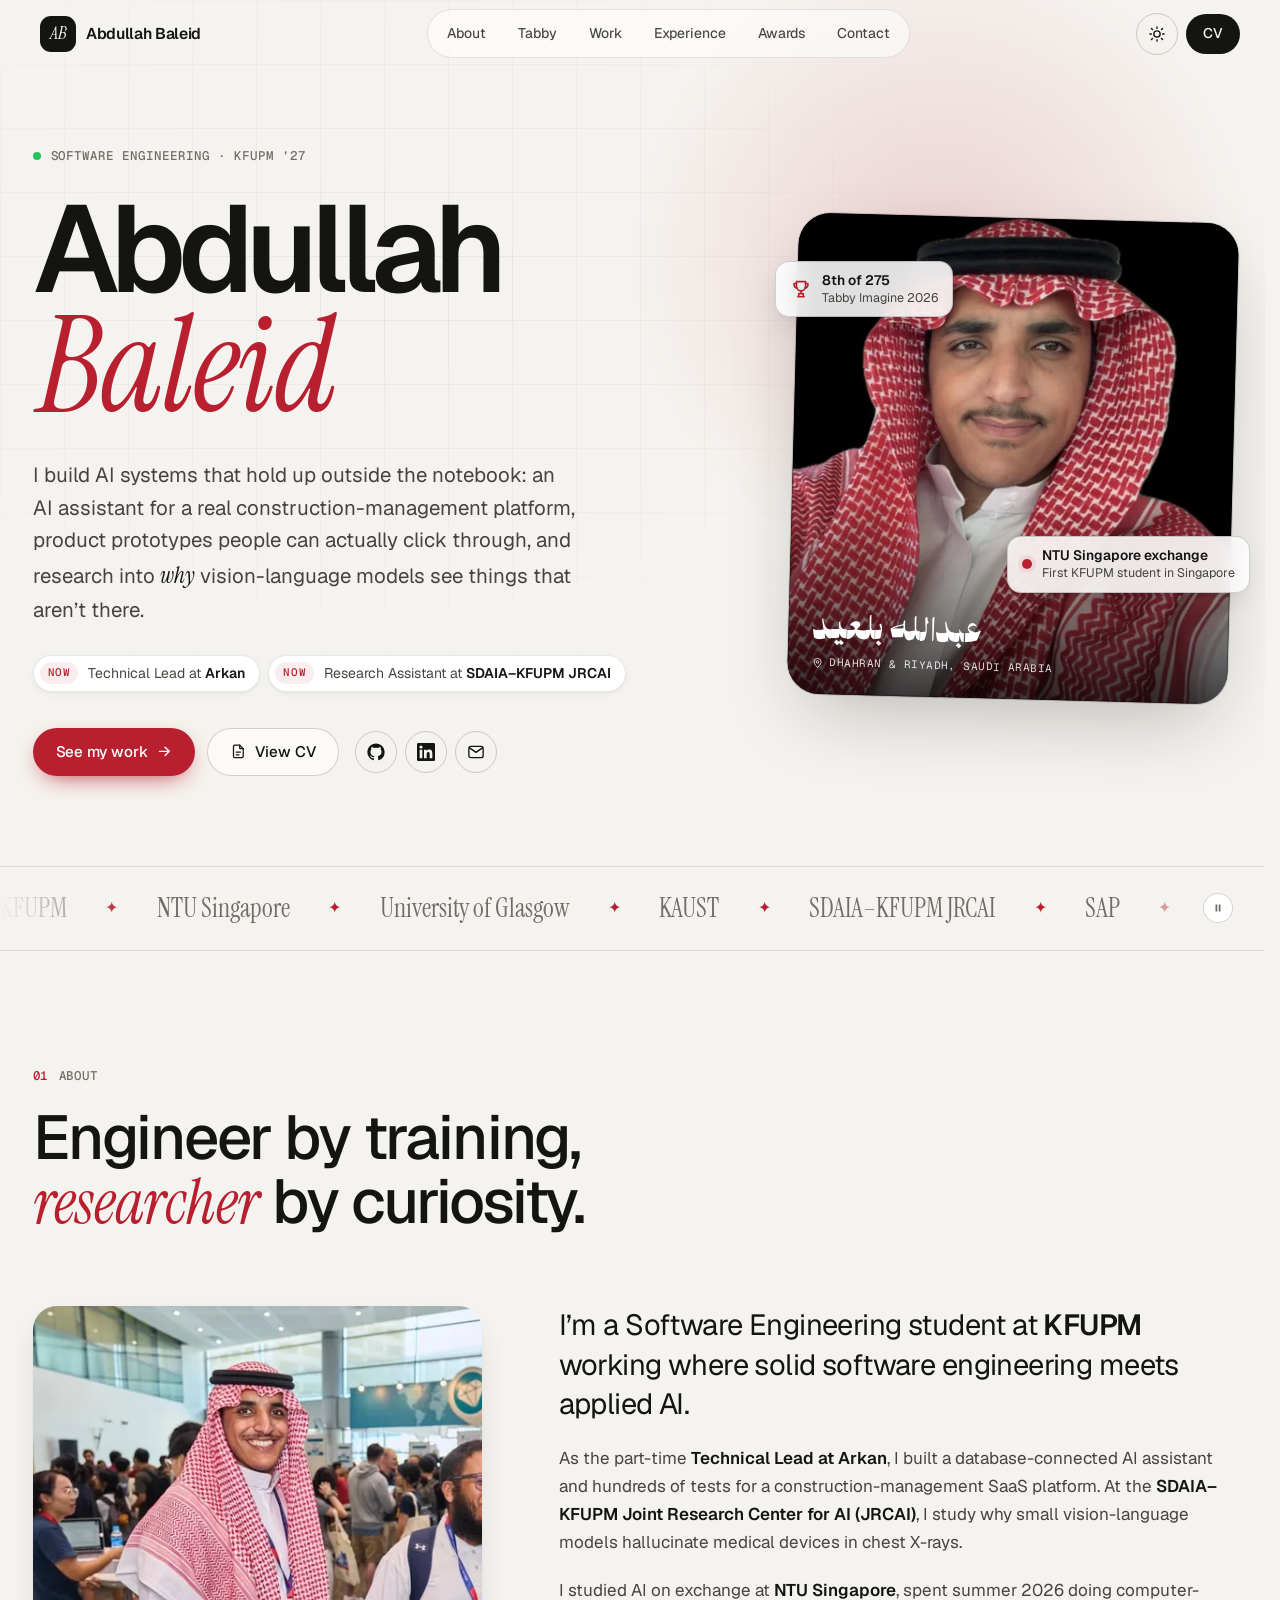
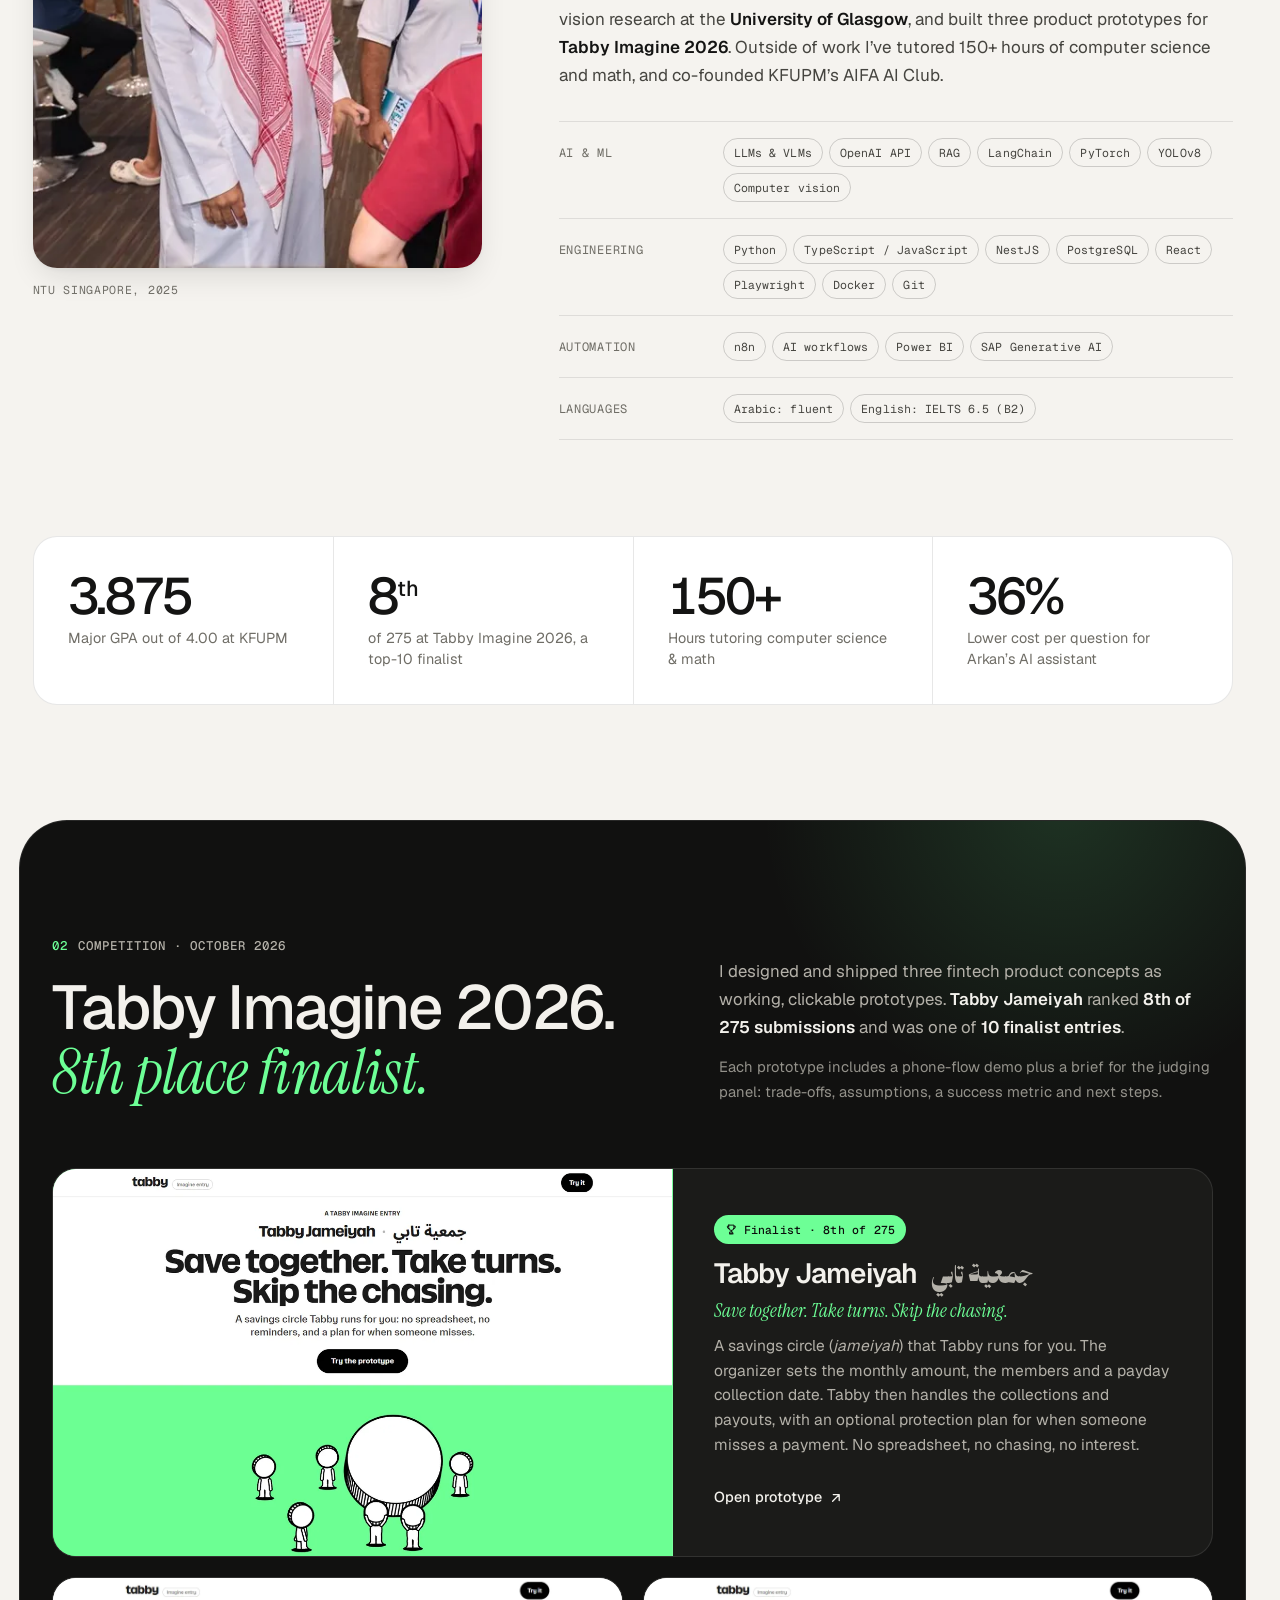
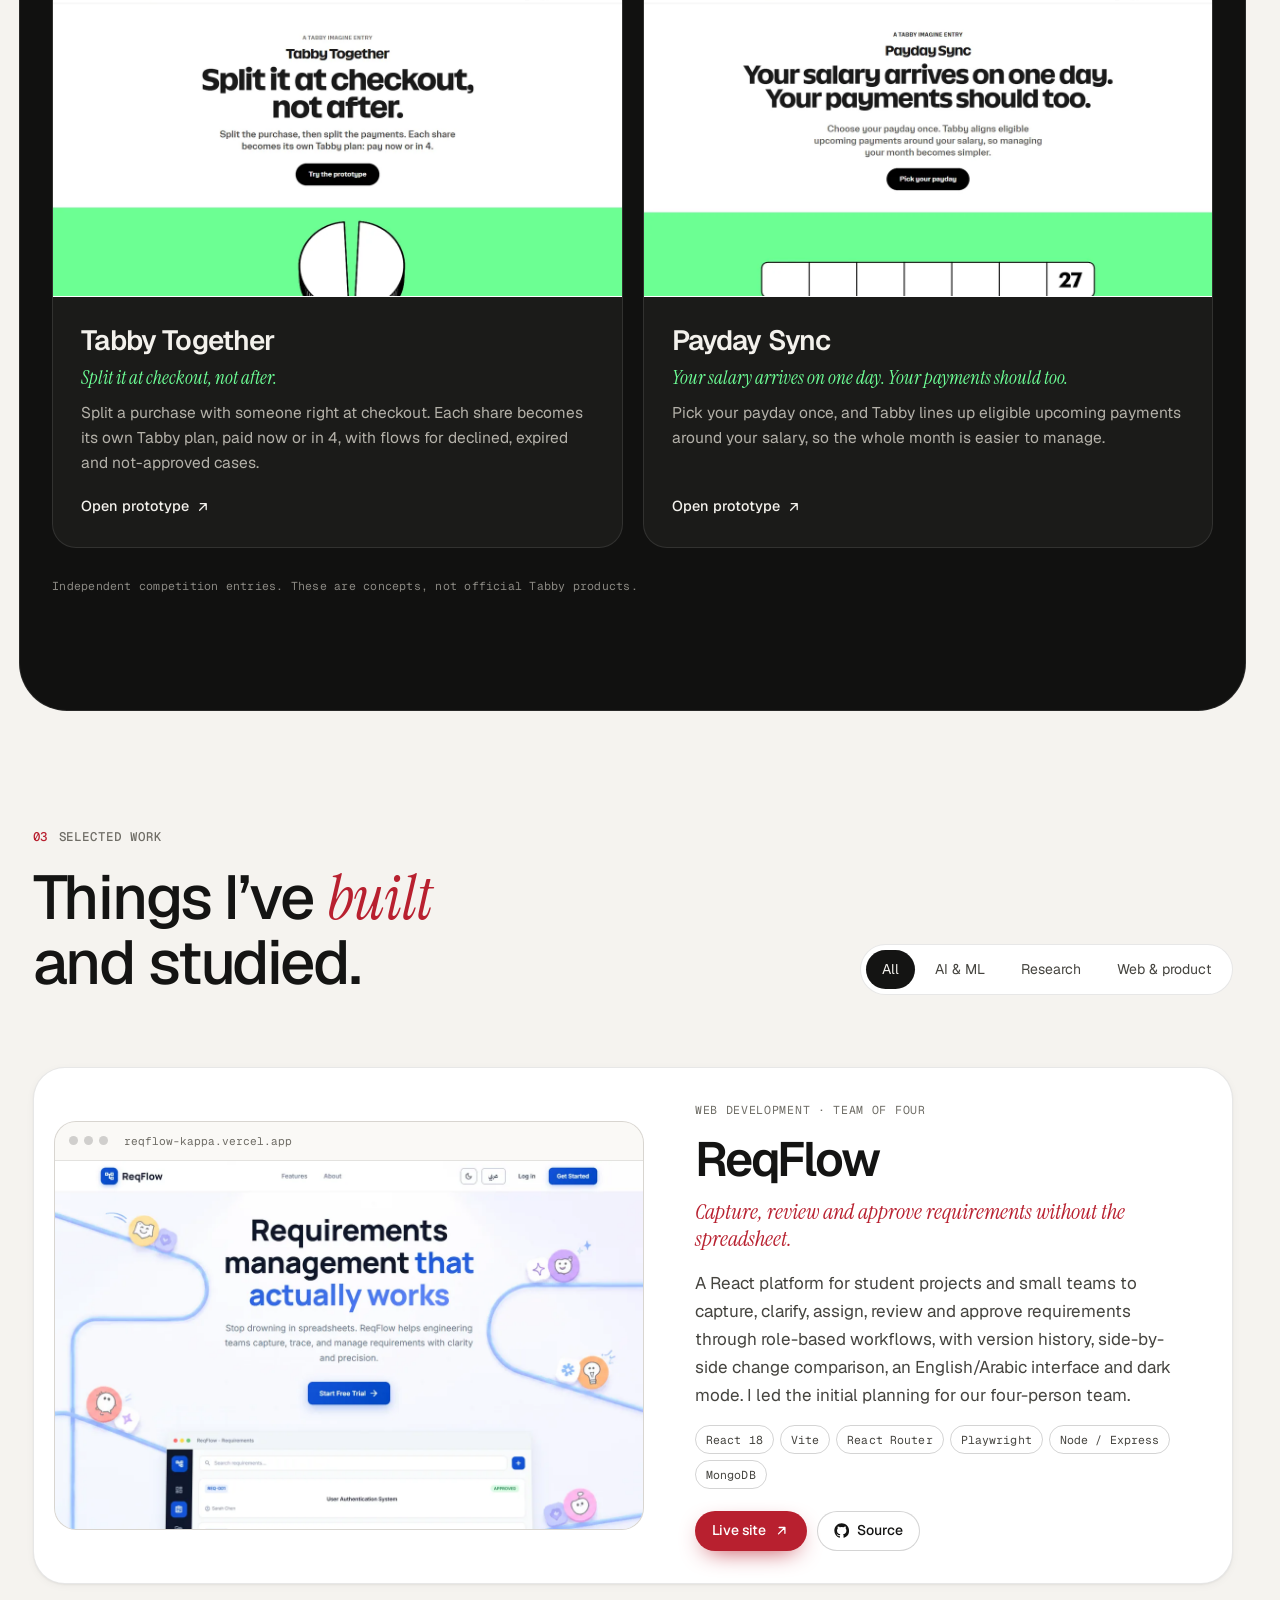
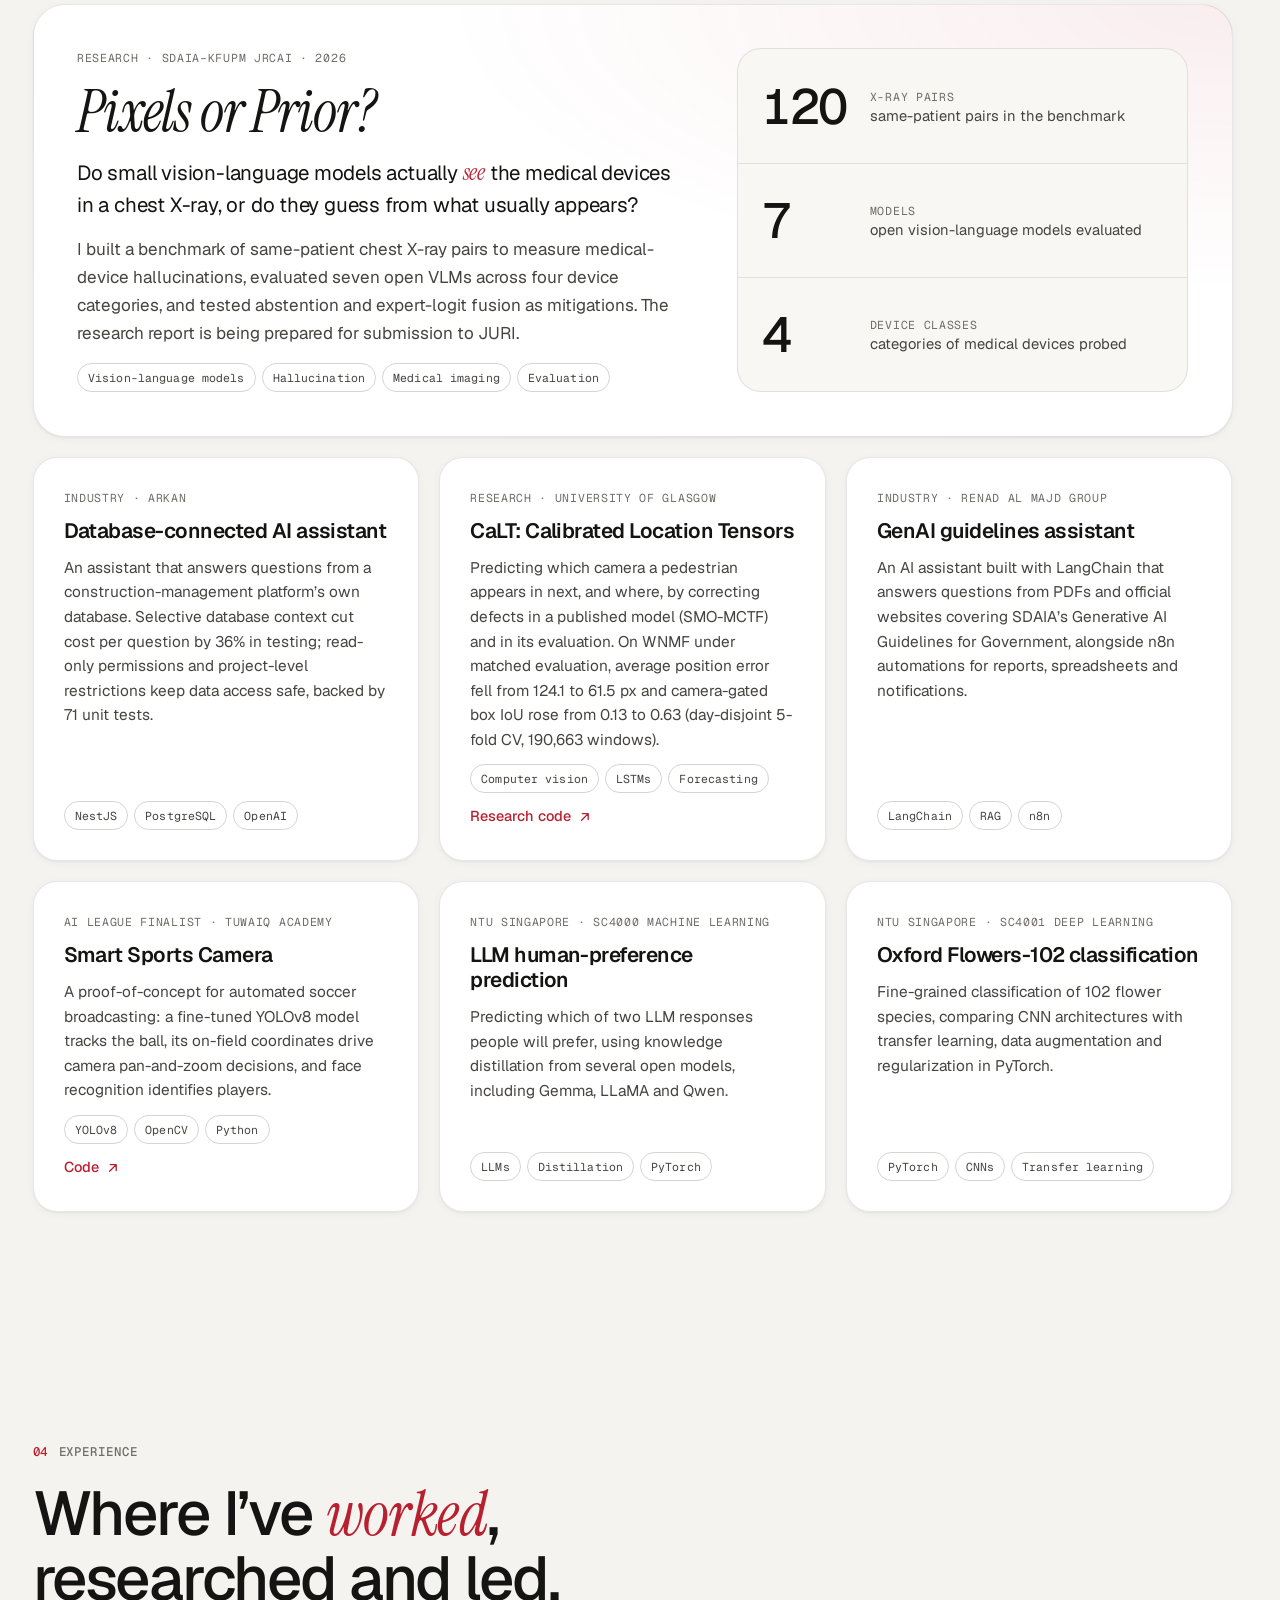
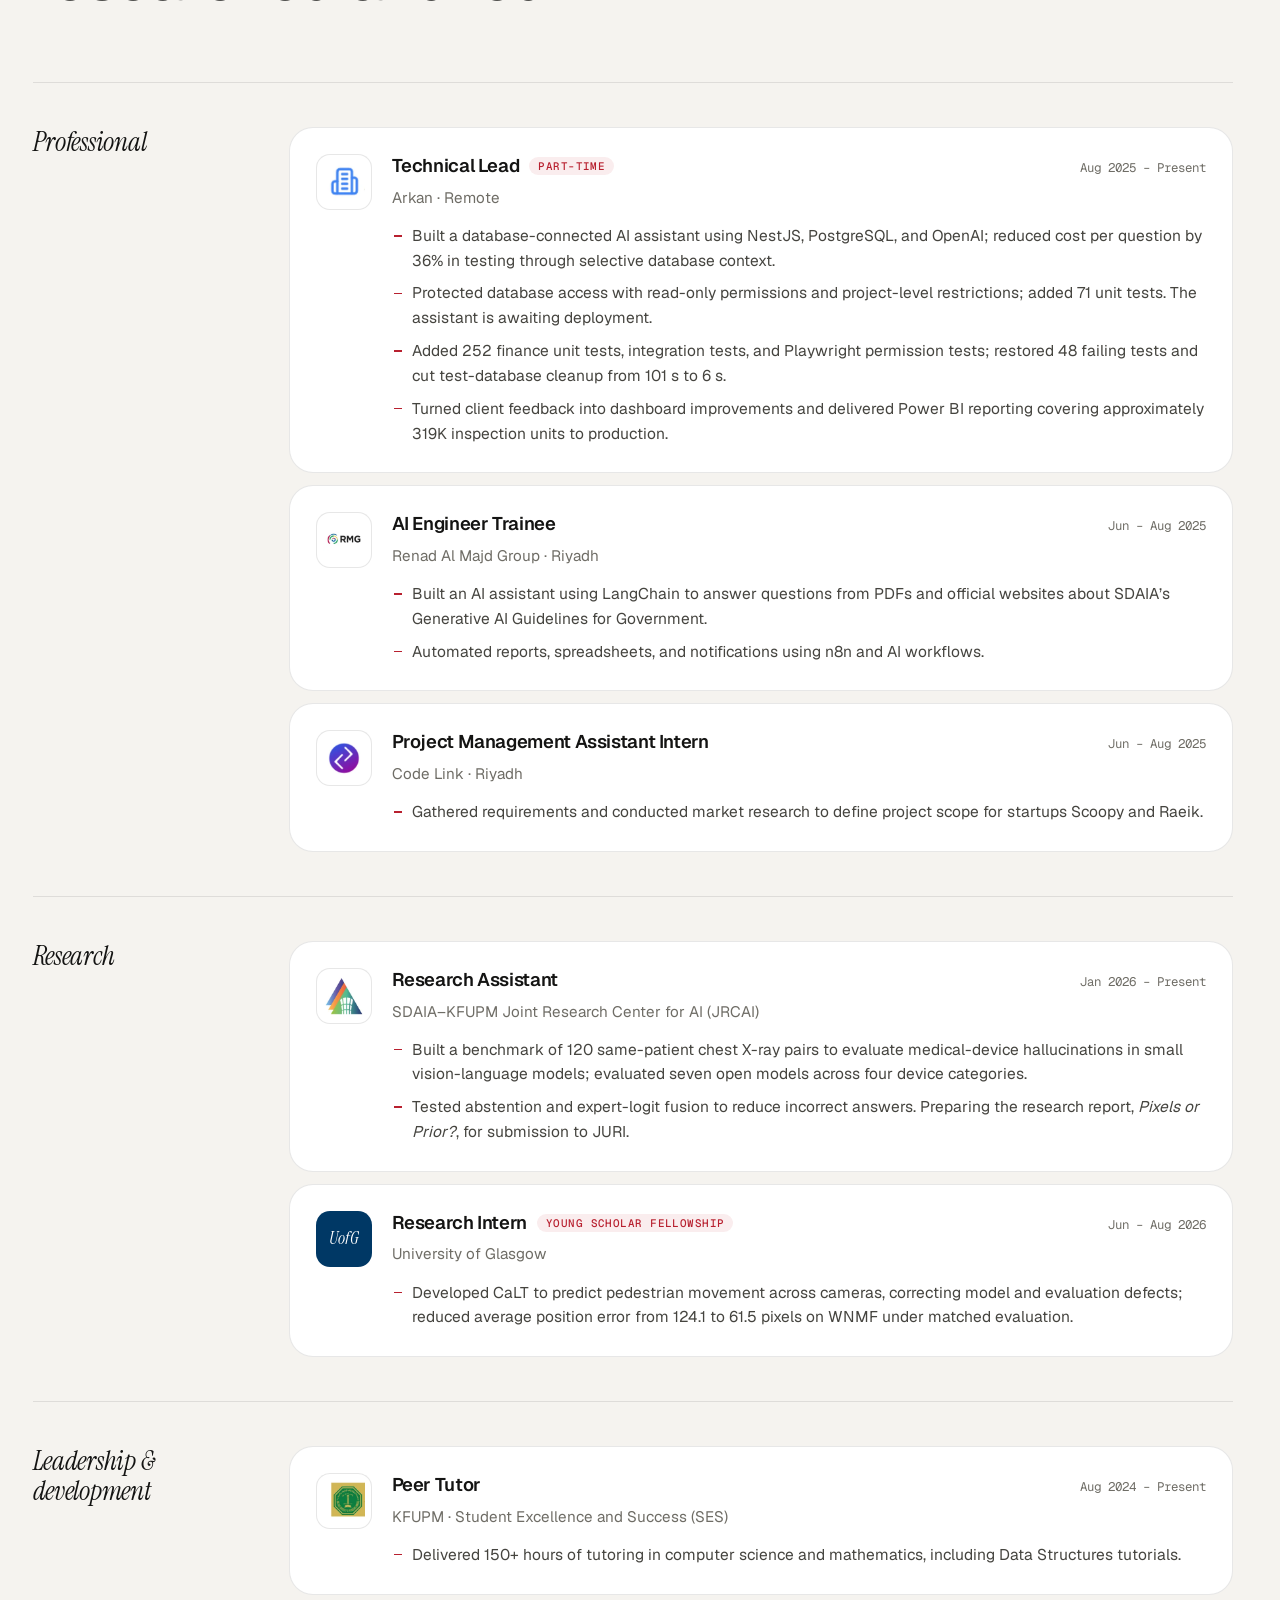
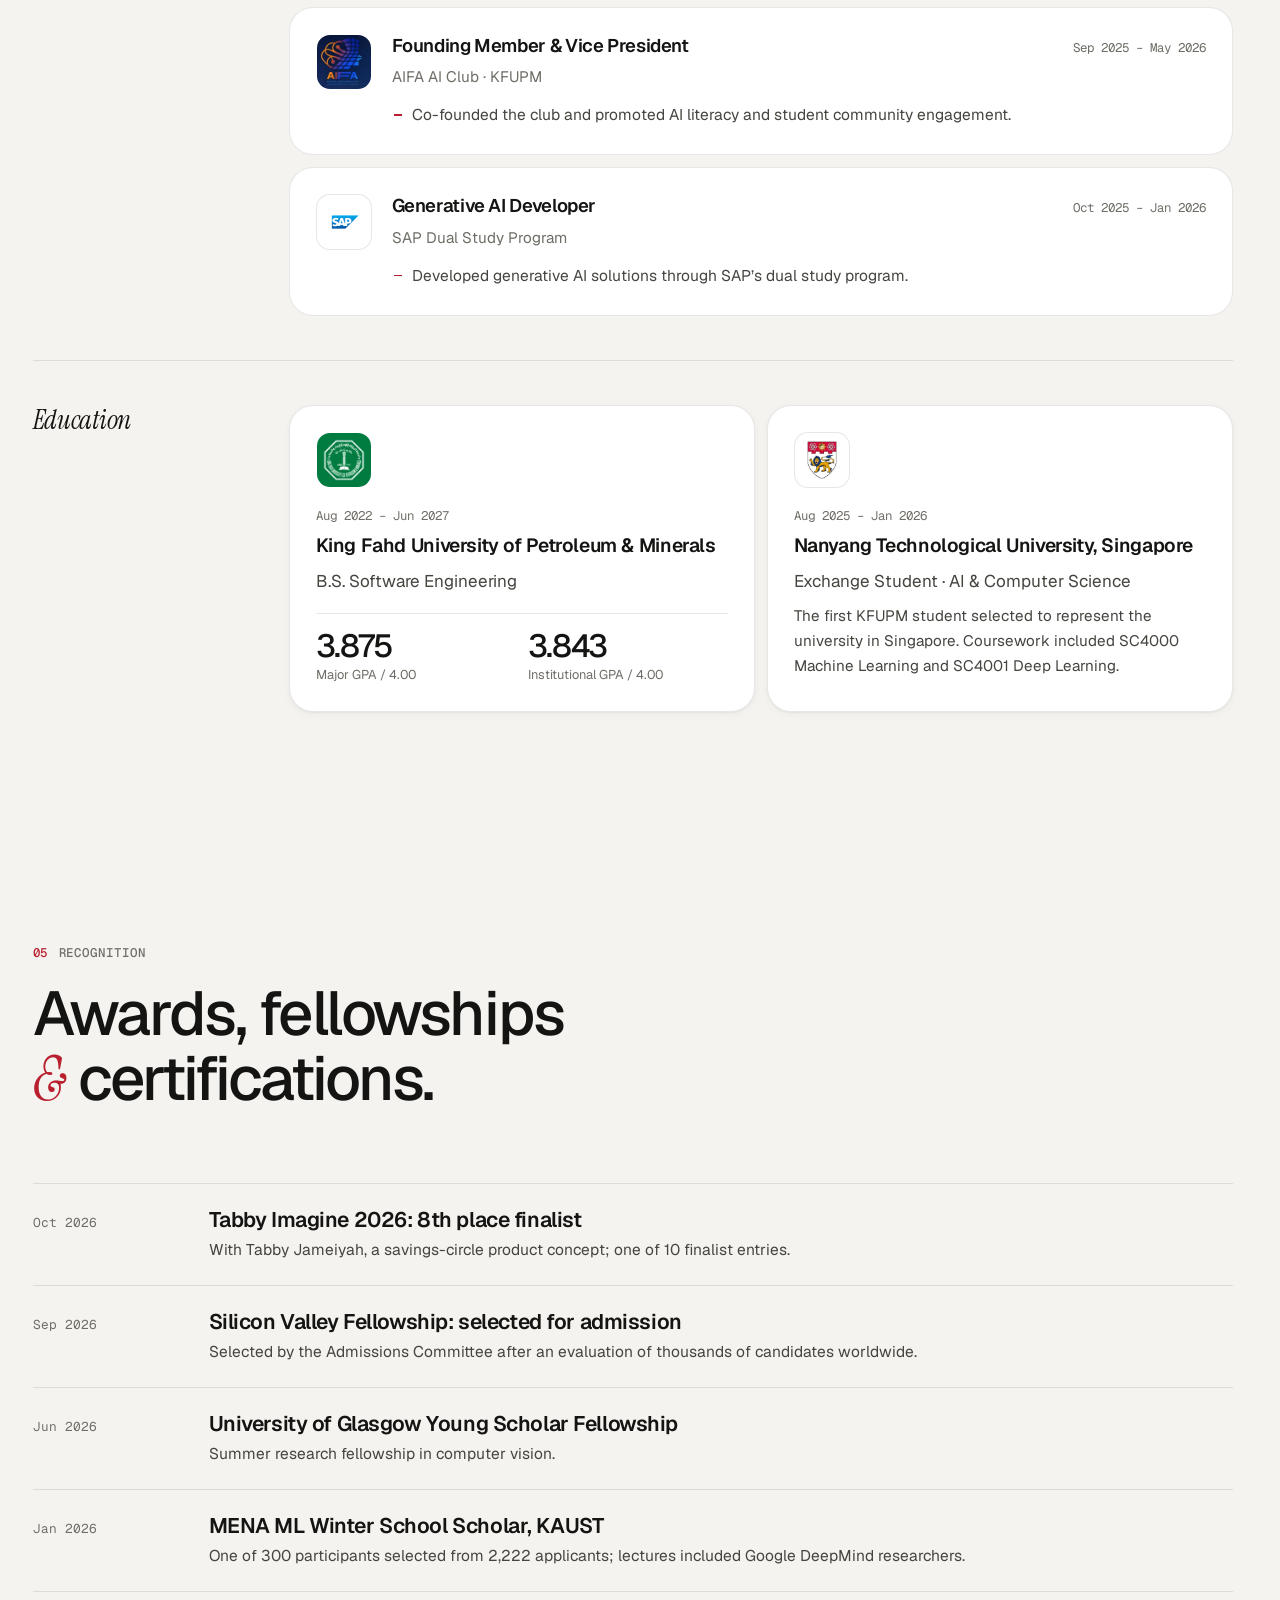
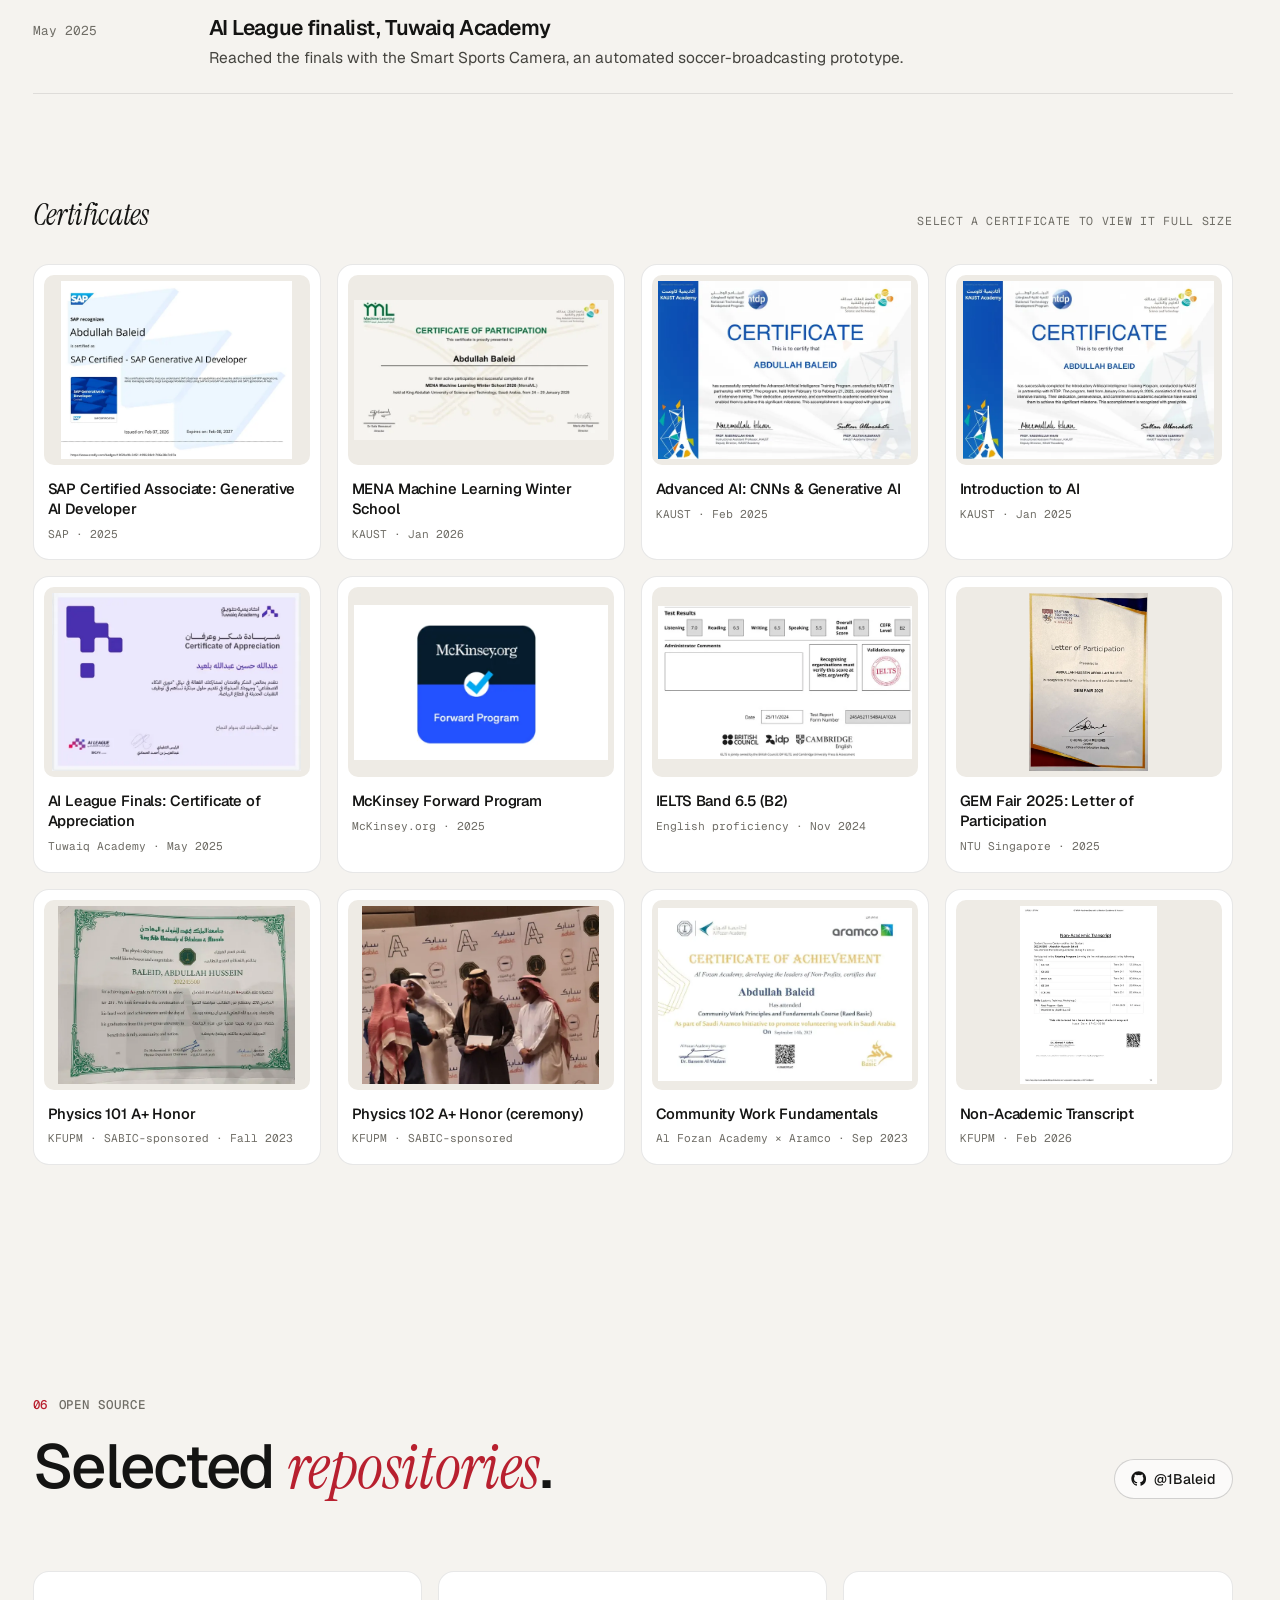
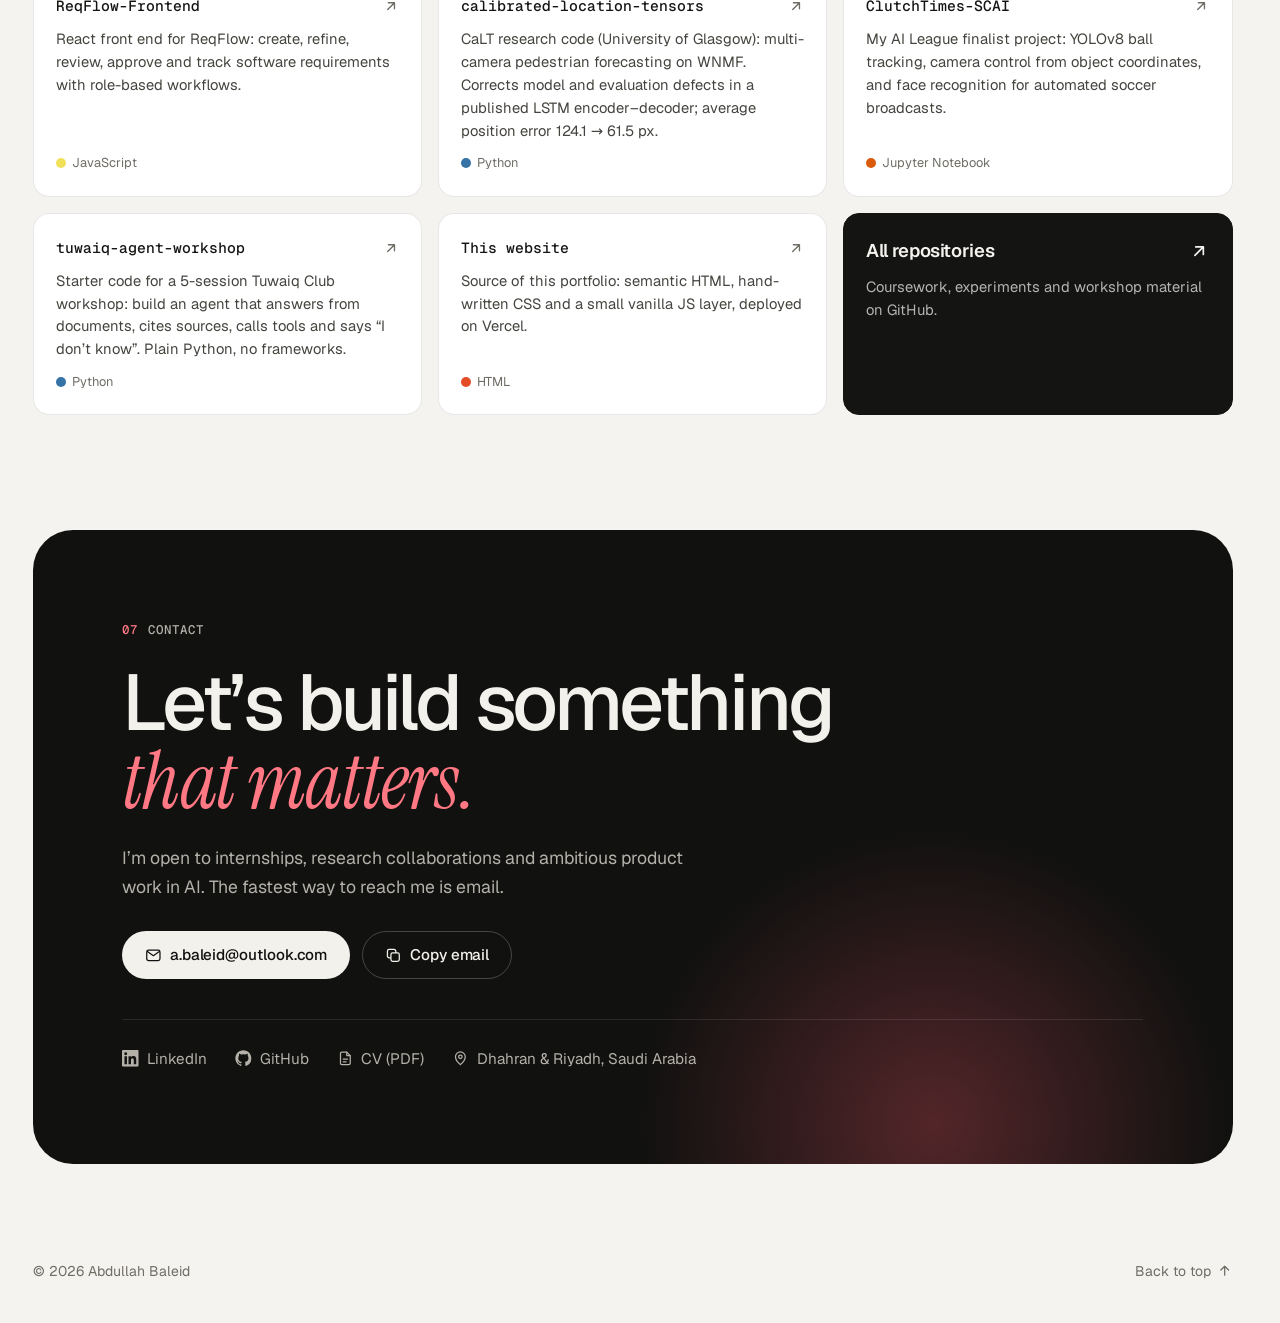
<file: index.html>
<!DOCTYPE html>
<html lang="en">
<head>
    <meta charset="UTF-8">
    <meta name="viewport" content="width=device-width, initial-scale=1.0">
    <title>Abdullah Baleid — Software Engineering &amp; Applied AI</title>
    <meta name="description" content="Software Engineering student at KFUPM building AI assistants, researching VLM hallucinations, and a Tabby Imagine 2026 finalist (8th of 275).">
    <meta name="author" content="Abdullah Baleid">
    <meta name="theme-color" content="#f5f3ef" media="(prefers-color-scheme: light)">
    <meta name="theme-color" content="#0c0c0d" media="(prefers-color-scheme: dark)">
    <meta name="color-scheme" content="light dark">
    <link rel="canonical" href="https://abdullah-baleid-portfolio.vercel.app/">

    <!-- Open Graph / social -->
    <meta property="og:type" content="website">
    <meta property="og:site_name" content="Abdullah Baleid">
    <meta property="og:locale" content="en_US">
    <meta property="og:url" content="https://abdullah-baleid-portfolio.vercel.app/">
    <meta property="og:title" content="Abdullah Baleid — Software Engineering &amp; Applied AI">
    <meta property="og:description" content="A database-connected AI assistant at Arkan, VLM hallucination research at SDAIA–KFUPM JRCAI, and three Tabby Imagine 2026 prototypes, including a top-10 finalist (Tabby Jameiyah, 8th of 275).">
    <meta property="og:image" content="https://abdullah-baleid-portfolio.vercel.app/assets/og.jpg">
    <meta property="og:image:width" content="1200">
    <meta property="og:image:height" content="630">
    <meta property="og:image:alt" content="Abdullah Baleid: name, tagline and portrait">
    <meta name="twitter:card" content="summary_large_image">
    <meta name="twitter:title" content="Abdullah Baleid — Software Engineering &amp; Applied AI">
    <meta name="twitter:description" content="AI assistants, VLM hallucination research, and a Tabby Imagine 2026 finalist (8th of 275).">
    <meta name="twitter:image" content="https://abdullah-baleid-portfolio.vercel.app/assets/og.jpg">
    <meta name="twitter:image:alt" content="Abdullah Baleid: name, tagline and portrait">

    <link rel="icon" href="favicon.ico" sizes="any">
    <link rel="icon" href="assets/favicon.svg" type="image/svg+xml">
    <link rel="apple-touch-icon" href="apple-touch-icon.png">

    <!-- Apply saved theme before paint; un-hide content if the main script never boots -->
    <script>
        (function () {
            var root = document.documentElement;
            root.classList.add('js');
            try {
                var t = localStorage.getItem('theme');
                if (t === 'light' || t === 'dark') root.setAttribute('data-theme', t);
                if (localStorage.getItem('motion') === 'paused') root.classList.add('motion-paused');
            } catch (e) {}
            window.setTimeout(function () {
                if (!window.__siteReady) root.classList.remove('js');
            }, 3000);
        })();
    </script>

    <!-- Self-hosted fonts (latin subsets) -->
    <link rel="preload" href="assets/fonts/geist.woff2" as="font" type="font/woff2" crossorigin>
    <link rel="preload" href="assets/fonts/instrument-serif-italic.woff2" as="font" type="font/woff2" crossorigin>

    <link rel="stylesheet" href="css/styles.css?v=20261115">

    <script type="application/ld+json">
    {
        "@context": "https://schema.org",
        "@type": "Person",
        "name": "Abdullah Baleid",
        "alternateName": "عبدالله بلعيد",
        "url": "https://abdullah-baleid-portfolio.vercel.app/",
        "image": "https://abdullah-baleid-portfolio.vercel.app/assets/images/me-personal.jpg",
        "jobTitle": "Software Engineering Student",
        "description": "Software Engineering student at KFUPM building AI assistants and researching hallucinations in vision-language models.",
        "email": "mailto:a.baleid@outlook.com",
        "affiliation": [
            { "@type": "CollegeOrUniversity", "name": "King Fahd University of Petroleum & Minerals" },
            { "@type": "Organization", "name": "SDAIA–KFUPM Joint Research Center for AI" }
        ],
        "alumniOf": { "@type": "CollegeOrUniversity", "name": "Nanyang Technological University" },
        "worksFor": { "@type": "Organization", "name": "Arkan" },
        "knowsAbout": ["Retrieval-augmented generation", "Vision-language models", "Computer vision", "React"],
        "address": { "@type": "PostalAddress", "addressCountry": "SA" },
        "sameAs": [
            "https://www.linkedin.com/in/abdullah-baleid-a35a67265/",
            "https://github.com/1Baleid"
        ]
    }
    </script>
</head>
<body>
    <!-- Icon sprite -->
    <svg width="0" height="0" style="position:absolute" aria-hidden="true" focusable="false">
        <symbol id="i-github" viewBox="0 0 24 24"><path fill="currentColor" d="M12 .5C5.65.5.5 5.65.5 12c0 5.08 3.29 9.39 7.86 10.91.58.1.79-.25.79-.56v-2c-3.2.7-3.87-1.37-3.87-1.37-.52-1.33-1.28-1.68-1.28-1.68-1.04-.71.08-.7.08-.7 1.15.08 1.76 1.18 1.76 1.18 1.03 1.76 2.69 1.25 3.35.96.1-.75.4-1.25.73-1.54-2.55-.29-5.24-1.28-5.24-5.68 0-1.26.45-2.28 1.18-3.09-.12-.29-.51-1.46.11-3.04 0 0 .97-.31 3.17 1.18a11 11 0 0 1 5.77 0c2.2-1.49 3.17-1.18 3.17-1.18.63 1.58.23 2.75.11 3.04.74.81 1.18 1.83 1.18 3.09 0 4.41-2.69 5.38-5.26 5.67.41.36.78 1.06.78 2.14v3.17c0 .31.21.67.8.56A11.5 11.5 0 0 0 23.5 12C23.5 5.65 18.35.5 12 .5Z"/></symbol>
        <symbol id="i-linkedin" viewBox="0 0 24 24"><path fill="currentColor" d="M20.45 20.45h-3.55v-5.57c0-1.33-.03-3.04-1.85-3.04-1.85 0-2.14 1.45-2.14 2.94v5.67H9.35V9h3.41v1.56h.05c.48-.9 1.64-1.85 3.37-1.85 3.6 0 4.27 2.37 4.27 5.46v6.28ZM5.34 7.43a2.06 2.06 0 1 1 0-4.13 2.06 2.06 0 0 1 0 4.13ZM7.12 20.45H3.56V9h3.56v11.45ZM22.22 0H1.77C.79 0 0 .77 0 1.73v20.54C0 23.23.79 24 1.77 24h20.45c.98 0 1.78-.77 1.78-1.73V1.73C24 .77 23.2 0 22.22 0Z"/></symbol>
        <symbol id="i-mail" viewBox="0 0 24 24"><g fill="none" stroke="currentColor" stroke-width="1.8" stroke-linecap="round" stroke-linejoin="round"><rect x="2.5" y="4.5" width="19" height="15" rx="2.5"/><path d="m3.5 6.5 8.5 6 8.5-6"/></g></symbol>
        <symbol id="i-arrow-ur" viewBox="0 0 24 24"><path fill="none" stroke="currentColor" stroke-width="2" stroke-linecap="round" stroke-linejoin="round" d="M7 17 17 7M8 7h9v9"/></symbol>
        <symbol id="i-arrow-r" viewBox="0 0 24 24"><path fill="none" stroke="currentColor" stroke-width="2" stroke-linecap="round" stroke-linejoin="round" d="M5 12h14M13 6l6 6-6 6"/></symbol>
        <symbol id="i-arrow-up" viewBox="0 0 24 24"><path fill="none" stroke="currentColor" stroke-width="2" stroke-linecap="round" stroke-linejoin="round" d="M12 19V5M6 11l6-6 6 6"/></symbol>
        <symbol id="i-file" viewBox="0 0 24 24"><g fill="none" stroke="currentColor" stroke-width="1.8" stroke-linecap="round" stroke-linejoin="round"><path d="M14 3H7a2 2 0 0 0-2 2v14a2 2 0 0 0 2 2h10a2 2 0 0 0 2-2V8l-5-5Z"/><path d="M14 3v5h5M9 13h6M9 17h4"/></g></symbol>
        <symbol id="i-sun" viewBox="0 0 24 24"><g fill="none" stroke="currentColor" stroke-width="1.8" stroke-linecap="round"><circle cx="12" cy="12" r="4.2"/><path d="M12 2.5v2M12 19.5v2M4.6 4.6 6 6M18 18l1.4 1.4M2.5 12h2M19.5 12h2M4.6 19.4 6 18M18 6l1.4-1.4"/></g></symbol>
        <symbol id="i-moon" viewBox="0 0 24 24"><path fill="none" stroke="currentColor" stroke-width="1.8" stroke-linejoin="round" d="M20.5 14.2A8.5 8.5 0 1 1 9.8 3.5a7 7 0 0 0 10.7 10.7Z"/></symbol>
        <symbol id="i-copy" viewBox="0 0 24 24"><g fill="none" stroke="currentColor" stroke-width="1.8" stroke-linejoin="round"><rect x="8.5" y="8.5" width="12" height="12" rx="2.5"/><path d="M15.5 8.5V6a2.5 2.5 0 0 0-2.5-2.5H6A2.5 2.5 0 0 0 3.5 6v7A2.5 2.5 0 0 0 6 15.5h2.5"/></g></symbol>
        <symbol id="i-check" viewBox="0 0 24 24"><path fill="none" stroke="currentColor" stroke-width="2" stroke-linecap="round" stroke-linejoin="round" d="m5 12.5 4.5 4.5L19 7.5"/></symbol>
        <symbol id="i-pin" viewBox="0 0 24 24"><g fill="none" stroke="currentColor" stroke-width="1.8"><path d="M12 21s-7-5.6-7-11.2a7 7 0 0 1 14 0C19 15.4 12 21 12 21Z"/><circle cx="12" cy="9.8" r="2.5"/></g></symbol>
        <symbol id="i-star" viewBox="0 0 24 24"><path fill="none" stroke="currentColor" stroke-width="1.8" stroke-linejoin="round" d="m12 3 2.7 5.6 6.1.9-4.4 4.3 1 6.1L12 17l-5.4 2.9 1-6.1-4.4-4.3 6.1-.9L12 3Z"/></symbol>
        <symbol id="i-fork" viewBox="0 0 24 24"><g fill="none" stroke="currentColor" stroke-width="1.8" stroke-linecap="round"><circle cx="6" cy="5" r="2"/><circle cx="18" cy="5" r="2"/><circle cx="12" cy="19" r="2"/><path d="M6 7v1.5A2.5 2.5 0 0 0 8.5 11h7A2.5 2.5 0 0 0 18 8.5V7M12 11v6"/></g></symbol>
        <symbol id="i-close" viewBox="0 0 24 24"><path fill="none" stroke="currentColor" stroke-width="2" stroke-linecap="round" d="M6 6l12 12M18 6 6 18"/></symbol>
        <symbol id="i-pause" viewBox="0 0 24 24"><path fill="currentColor" d="M7 5h3.5v14H7zM13.5 5H17v14h-3.5z"/></symbol>
        <symbol id="i-play" viewBox="0 0 24 24"><path fill="currentColor" d="M8 5.5v13l10.5-6.5L8 5.5Z"/></symbol>
        <symbol id="i-trophy" viewBox="0 0 24 24"><g fill="none" stroke="currentColor" stroke-width="1.8" stroke-linecap="round" stroke-linejoin="round"><path d="M7 4h10v5a5 5 0 0 1-10 0V4Z"/><path d="M7 6H4.5v1.5A3.5 3.5 0 0 0 8 11M17 6h2.5v1.5A3.5 3.5 0 0 1 16 11M12 14v3M8.5 20.5h7M9.5 17h5v3.5h-5z"/></g></symbol>
    </svg>

    <a class="skip-link" href="#main">Skip to content</a>

    <!-- ============ Header ============ -->
    <header class="site-header" id="siteHeader">
        <div class="container site-header__inner">
            <a href="#top" class="brand" aria-label="Abdullah Baleid, back to top">
                <span class="brand__mark" aria-hidden="true">AB</span>
                <span class="brand__name">Abdullah Baleid</span>
            </a>

            <nav class="site-nav" id="siteNav" aria-label="Primary">
                <ul class="site-nav__list">
                    <li><a href="#about" class="site-nav__link">About</a></li>
                    <li><a href="#tabby" class="site-nav__link">Tabby</a></li>
                    <li><a href="#work" class="site-nav__link">Work</a></li>
                    <li><a href="#experience" class="site-nav__link">Experience</a></li>
                    <li><a href="#awards" class="site-nav__link">Awards</a></li>
                    <li><a href="#contact" class="site-nav__link">Contact</a></li>
                </ul>
            </nav>

            <div class="site-header__actions">
                <button class="icon-btn theme-toggle" id="themeToggle" type="button" aria-label="Switch to dark theme">
                    <svg class="icon theme-toggle__sun" aria-hidden="true"><use href="#i-sun"/></svg>
                    <svg class="icon theme-toggle__moon" aria-hidden="true"><use href="#i-moon"/></svg>
                </button>
                <a class="btn btn--small btn--ink header-cv" href="assets/cv/Abdullah_Baleid_CV.pdf" target="_blank" rel="noopener">CV</a>
                <button class="icon-btn menu-toggle" id="menuToggle" type="button" aria-expanded="false" aria-controls="siteNav" aria-label="Open menu">
                    <span class="menu-toggle__bar"></span>
                    <span class="menu-toggle__bar"></span>
                </button>
            </div>
        </div>
    </header>

    <main id="main">
        <!-- ============ Hero ============ -->
        <section class="hero" id="top" aria-labelledby="heroTitle">
            <span class="anchor-alias" id="hero" aria-hidden="true"></span>
            <div class="hero__glow" aria-hidden="true"></div>
            <div class="container hero__inner">
                <div class="hero__text">
                    <p class="eyebrow hero__eyebrow">
                        <span class="pulse" aria-hidden="true"></span>
                        Software Engineering · KFUPM ’27
                    </p>

                    <h1 class="hero__title" id="heroTitle">
                        <span class="hero__first">Abdullah</span>
                        <span class="hero__last">Baleid</span>
                    </h1>

                    <p class="hero__lede">
                        I build AI systems that hold up outside the notebook: an AI assistant for a real construction-management
                        platform, product prototypes people can actually click through, and research into
                        <em>why</em> vision-language models see things that aren’t there.
                    </p>

                    <ul class="hero__now" aria-label="Current roles">
                        <li><span class="hero__now-label">Now</span><span>Technical Lead at <strong>Arkan</strong></span></li>
                        <li><span class="hero__now-label">Now</span><span>Research Assistant at <strong>SDAIA–KFUPM JRCAI</strong></span></li>
                    </ul>

                    <div class="hero__cta">
                        <a href="#work" class="btn btn--accent">
                            See my work
                            <svg class="icon" aria-hidden="true"><use href="#i-arrow-r"/></svg>
                        </a>
                        <a href="assets/cv/Abdullah_Baleid_CV.pdf" class="btn btn--ghost" target="_blank" rel="noopener">
                            <svg class="icon" aria-hidden="true"><use href="#i-file"/></svg>
                            View CV
                        </a>
                        <div class="hero__socials">
                            <a class="icon-btn" href="https://github.com/1Baleid" target="_blank" rel="noopener" aria-label="GitHub">
                                <svg class="icon" aria-hidden="true"><use href="#i-github"/></svg>
                            </a>
                            <a class="icon-btn" href="https://www.linkedin.com/in/abdullah-baleid-a35a67265/" target="_blank" rel="noopener" aria-label="LinkedIn">
                                <svg class="icon" aria-hidden="true"><use href="#i-linkedin"/></svg>
                            </a>
                            <a class="icon-btn" href="mailto:a.baleid@outlook.com" aria-label="Email">
                                <svg class="icon" aria-hidden="true"><use href="#i-mail"/></svg>
                            </a>
                        </div>
                    </div>
                </div>

                <div class="hero__portrait">
                    <figure class="portrait">
                        <img src="assets/images/me-personal-880.webp"
                             srcset="assets/images/me-personal-480.webp 480w, assets/images/me-personal-680.webp 680w, assets/images/me-personal-880.webp 880w, assets/images/me-personal-1057.webp 1057w"
                             sizes="(max-width: 960px) min(400px, calc(100vw - 32px)), 440px"
                             alt="Portrait of Abdullah Baleid" width="1057" height="1155" fetchpriority="high">
                        <figcaption class="portrait__caption">
                            <span class="portrait__arabic" lang="ar" dir="rtl">عبدالله بلعيد</span>
                            <span class="portrait__place">
                                <svg class="icon" aria-hidden="true"><use href="#i-pin"/></svg>
                                Dhahran &amp; Riyadh, Saudi Arabia
                            </span>
                        </figcaption>
                    </figure>
                    <a href="#tabby" class="float-badge float-badge--a">
                        <svg class="icon" aria-hidden="true"><use href="#i-trophy"/></svg>
                        <span><strong>8th of 275</strong> Tabby Imagine 2026</span>
                    </a>
                    <div class="float-badge float-badge--b">
                        <span class="float-badge__dot" aria-hidden="true"></span>
                        <span><strong>NTU Singapore exchange</strong> First KFUPM student in Singapore</span>
                    </div>
                </div>
            </div>

            <!-- Institutions marquee -->
            <div class="marquee">
                <div class="marquee__viewport">
                <div class="marquee__track">
                    <ul class="marquee__list" aria-label="Institutions and organizations I have worked or studied with">
                        <li>KFUPM</li><li>NTU Singapore</li><li>University of Glasgow</li><li>KAUST</li><li>SDAIA–KFUPM JRCAI</li><li>SAP</li><li>Arkan</li><li>Renad Al Majd Group</li><li>Code Link</li>
                    </ul>
                    <ul class="marquee__list" aria-hidden="true">
                        <li>KFUPM</li><li>NTU Singapore</li><li>University of Glasgow</li><li>KAUST</li><li>SDAIA–KFUPM JRCAI</li><li>SAP</li><li>Arkan</li><li>Renad Al Majd Group</li><li>Code Link</li>
                    </ul>
                </div>
                </div>
                <button class="motion-toggle" id="motionToggle" type="button" aria-pressed="false" aria-label="Pause animations">
                    <svg class="icon motion-toggle__pause" aria-hidden="true"><use href="#i-pause"/></svg>
                    <svg class="icon motion-toggle__play" aria-hidden="true"><use href="#i-play"/></svg>
                </button>
            </div>
        </section>

        <!-- ============ About ============ -->
        <section class="section about" id="about" aria-labelledby="aboutTitle">
            <div class="container">
                <header class="section-head" data-reveal>
                    <p class="eyebrow"><span class="eyebrow__num">01</span> About</p>
                    <h2 class="section-title" id="aboutTitle">Engineer by training, <em>researcher</em> by curiosity.</h2>
                </header>

                <div class="about__grid">
                    <figure class="about__photo" data-reveal>
                        <img src="assets/images/me-singapore-854.webp"
                             srcset="assets/images/me-singapore-600.webp 600w, assets/images/me-singapore-854.webp 854w"
                             sizes="(max-width: 960px) min(460px, calc(100vw - 32px)), 440px"
                             alt="Abdullah at an international student fair at NTU Singapore" width="854" height="853" loading="lazy" decoding="async">
                        <figcaption>NTU Singapore, 2025</figcaption>
                    </figure>

                    <div class="about__body" data-reveal>
                        <p class="about__lead">
                            I’m a Software Engineering student at <strong>KFUPM</strong> working where solid software
                            engineering meets applied AI.
                        </p>
                        <p>
                            As the part-time <strong>Technical Lead at Arkan</strong>, I built a database-connected AI assistant
                            and hundreds of tests for a construction-management SaaS platform. At the
                            <strong>SDAIA–KFUPM Joint Research Center for AI (JRCAI)</strong>, I study why small vision-language
                            models hallucinate medical devices in chest X-rays.
                        </p>
                        <p>
                            I studied AI on exchange at <strong>NTU Singapore</strong>, spent summer 2026 doing computer-vision
                            research at the <strong>University of Glasgow</strong>, and built three product prototypes for
                            <strong>Tabby Imagine 2026</strong>. Outside of work I’ve tutored 150+ hours of computer science and math, and
                            co-founded KFUPM’s AIFA AI Club.
                        </p>

                        <dl class="toolkit">
                            <div class="toolkit__row">
                                <dt>AI &amp; ML</dt>
                                <dd><span class="tag">LLMs &amp; VLMs</span><span class="tag">OpenAI API</span><span class="tag">RAG</span><span class="tag">LangChain</span><span class="tag">PyTorch</span><span class="tag">YOLOv8</span><span class="tag">Computer vision</span></dd>
                            </div>
                            <div class="toolkit__row">
                                <dt>Engineering</dt>
                                <dd><span class="tag">Python</span><span class="tag">TypeScript / JavaScript</span><span class="tag">NestJS</span><span class="tag">PostgreSQL</span><span class="tag">React</span><span class="tag">Playwright</span><span class="tag">Docker</span><span class="tag">Git</span></dd>
                            </div>
                            <div class="toolkit__row">
                                <dt>Automation</dt>
                                <dd><span class="tag">n8n</span><span class="tag">AI workflows</span><span class="tag">Power BI</span><span class="tag">SAP Generative AI</span></dd>
                            </div>
                            <div class="toolkit__row">
                                <dt>Languages</dt>
                                <dd><span class="tag">Arabic: fluent</span><span class="tag">English: IELTS 6.5 (B2)</span></dd>
                            </div>
                        </dl>
                    </div>
                </div>

                <ul class="stats" data-reveal>
                    <li class="stat">
                        <span class="stat__value">3.875</span>
                        <span class="stat__label">Major GPA out of 4.00 at KFUPM</span>
                    </li>
                    <li class="stat">
                        <span class="stat__value">8<sup>th</sup></span>
                        <span class="stat__label">of 275 at Tabby Imagine 2026, a top-10 finalist</span>
                    </li>
                    <li class="stat">
                        <span class="stat__value">150+</span>
                        <span class="stat__label">Hours tutoring computer science &amp; math</span>
                    </li>
                    <li class="stat">
                        <span class="stat__value">36%</span>
                        <span class="stat__label">Lower cost per question for Arkan’s AI assistant</span>
                    </li>
                </ul>
            </div>
        </section>

        <!-- ============ Tabby Imagine ============ -->
        <section class="section tabby" id="tabby" aria-labelledby="tabbyTitle">
            <div class="container">
                <header class="tabby__head" data-reveal>
                    <div>
                        <p class="eyebrow eyebrow--on-dark"><span class="eyebrow__num">02</span> Competition · October 2026</p>
                        <h2 class="section-title" id="tabbyTitle">Tabby Imagine 2026.<br><em>8th place finalist.</em></h2>
                    </div>
                    <div class="tabby__summary">
                        <p>
                            I designed and shipped three fintech product concepts as working, clickable prototypes.
                            <strong>Tabby Jameiyah</strong> ranked <strong>8th of 275 submissions</strong> and was one of
                            <strong>10 finalist entries</strong>.
                        </p>
                        <p class="tabby__meta">Each prototype includes a phone-flow demo plus a brief for the judging panel: trade-offs, assumptions, a success metric and next steps.</p>
                    </div>
                </header>

                <div class="tabby__grid">
                    <article class="tabby-card tabby-card--feature" data-reveal>
                        <a class="tabby-card__media" href="https://tabby-jameiyah.vercel.app/" target="_blank" rel="noopener" tabindex="-1" aria-hidden="true">
                            <img src="assets/images/projects/tabby-jameiyah.webp" alt="" width="1200" height="750" loading="lazy" decoding="async">
                        </a>
                        <div class="tabby-card__body">
                            <div class="tabby-card__top">
                                <span class="chip chip--mint">
                                    <svg class="icon" aria-hidden="true"><use href="#i-trophy"/></svg>
                                    Finalist · 8th of 275
                                </span>
                            </div>
                            <h3 class="tabby-card__title">
                                <a href="https://tabby-jameiyah.vercel.app/" target="_blank" rel="noopener" class="stretched">Tabby Jameiyah</a>
                                <span class="tabby-card__ar" lang="ar" dir="rtl">جمعية تابي</span>
                            </h3>
                            <p class="tabby-card__tagline">Save together. Take turns. Skip the chasing.</p>
                            <p class="tabby-card__desc">
                                A savings circle (<em>jameiyah</em>) that Tabby runs for you. The organizer sets the monthly amount,
                                the members and a payday collection date. Tabby then handles the collections and payouts,
                                with an optional protection plan for when someone misses a payment. No spreadsheet, no chasing, no interest.
                            </p>
                            <span class="tabby-card__link">Open prototype <svg class="icon" aria-hidden="true"><use href="#i-arrow-ur"/></svg></span>
                        </div>
                    </article>

                    <article class="tabby-card" data-reveal>
                        <a class="tabby-card__media" href="https://tabby-together-beta.vercel.app/" target="_blank" rel="noopener" tabindex="-1" aria-hidden="true">
                            <img src="assets/images/projects/tabby-together.webp" alt="" width="1200" height="750" loading="lazy" decoding="async">
                        </a>
                        <div class="tabby-card__body">
                            <h3 class="tabby-card__title">
                                <a href="https://tabby-together-beta.vercel.app/" target="_blank" rel="noopener" class="stretched">Tabby Together</a>
                            </h3>
                            <p class="tabby-card__tagline">Split it at checkout, not after.</p>
                            <p class="tabby-card__desc">
                                Split a purchase with someone right at checkout. Each share becomes its own Tabby plan, paid now or in 4,
                                with flows for declined, expired and not-approved cases.
                            </p>
                            <span class="tabby-card__link">Open prototype <svg class="icon" aria-hidden="true"><use href="#i-arrow-ur"/></svg></span>
                        </div>
                    </article>

                    <article class="tabby-card" data-reveal>
                        <a class="tabby-card__media" href="https://tabby-payday-sync.vercel.app/" target="_blank" rel="noopener" tabindex="-1" aria-hidden="true">
                            <img src="assets/images/projects/tabby-payday-sync.webp" alt="" width="1200" height="750" loading="lazy" decoding="async">
                        </a>
                        <div class="tabby-card__body">
                            <h3 class="tabby-card__title">
                                <a href="https://tabby-payday-sync.vercel.app/" target="_blank" rel="noopener" class="stretched">Payday Sync</a>
                            </h3>
                            <p class="tabby-card__tagline">Your salary arrives on one day. Your payments should too.</p>
                            <p class="tabby-card__desc">
                                Pick your payday once, and Tabby lines up eligible upcoming payments around your salary,
                                so the whole month is easier to manage.
                            </p>
                            <span class="tabby-card__link">Open prototype <svg class="icon" aria-hidden="true"><use href="#i-arrow-ur"/></svg></span>
                        </div>
                    </article>
                </div>

                <p class="tabby__disclaimer">Independent competition entries. These are concepts, not official Tabby products.</p>
            </div>
        </section>

        <!-- ============ Work ============ -->
        <section class="section work" id="work" aria-labelledby="workTitle">
            <div class="container">
                <span class="anchor-alias" id="projects" aria-hidden="true"></span>
                <header class="section-head section-head--split" data-reveal>
                    <div>
                        <p class="eyebrow"><span class="eyebrow__num">03</span> Selected work</p>
                        <h2 class="section-title" id="workTitle">Things I’ve <em>built</em> and studied.</h2>
                    </div>
                    <div class="filters" role="group" aria-label="Filter projects">
                        <button class="filter" type="button" data-filter="all" aria-pressed="true">All</button>
                        <button class="filter" type="button" data-filter="ai" aria-pressed="false">AI &amp; ML</button>
                        <button class="filter" type="button" data-filter="research" aria-pressed="false">Research</button>
                        <button class="filter" type="button" data-filter="web" aria-pressed="false">Web &amp; product</button>
                    </div>
                </header>

                <!-- Featured: ReqFlow -->
                <article class="feature-project project" data-tags="web" data-reveal>
                    <a class="feature-project__media" href="https://reqflow-kappa.vercel.app/" target="_blank" rel="noopener" tabindex="-1" aria-hidden="true">
                        <span class="browser-dots" aria-hidden="true"><i></i><i></i><i></i><span>reqflow-kappa.vercel.app</span></span>
                        <img src="assets/images/projects/reqflow.webp" alt="" width="1200" height="750" loading="lazy" decoding="async">
                    </a>
                    <div class="feature-project__body">
                        <p class="project__kicker">Web development · Team of four</p>
                        <h3 class="feature-project__title">ReqFlow</h3>
                        <p class="feature-project__tagline">Capture, review and approve requirements without the spreadsheet.</p>
                        <p>
                            A React platform for student projects and small teams to capture, clarify, assign, review and approve
                            requirements through role-based workflows, with version history, side-by-side change comparison,
                            an English/Arabic interface and dark mode. I led the initial planning for our four-person team.
                        </p>
                        <ul class="tags" aria-label="Technologies">
                            <li class="tag">React 18</li><li class="tag">Vite</li><li class="tag">React Router</li><li class="tag">Playwright</li><li class="tag">Node / Express</li><li class="tag">MongoDB</li>
                        </ul>
                        <div class="project__links">
                            <a class="btn btn--accent btn--small" href="https://reqflow-kappa.vercel.app/" target="_blank" rel="noopener">
                                Live site <svg class="icon" aria-hidden="true"><use href="#i-arrow-ur"/></svg>
                            </a>
                            <a class="btn btn--ghost btn--small" href="https://github.com/1Baleid/ReqFlow-Frontend" target="_blank" rel="noopener">
                                <svg class="icon" aria-hidden="true"><use href="#i-github"/></svg> Source
                            </a>
                        </div>
                    </div>
                </article>

                <!-- Featured: research -->
                <article class="research-feature project" data-tags="research ai" data-reveal>
                    <div class="research-feature__body">
                        <p class="project__kicker">Research · SDAIA–KFUPM JRCAI · 2026</p>
                        <h3 class="research-feature__title"><em>Pixels or Prior?</em></h3>
                        <p class="research-feature__q">Do small vision-language models actually <em>see</em> the medical devices in a chest X-ray, or do they guess from what usually appears?</p>
                        <p>
                            I built a benchmark of same-patient chest X-ray pairs to measure medical-device hallucinations,
                            evaluated seven open VLMs across four device categories, and tested abstention and expert-logit
                            fusion as mitigations. The research report is being prepared for submission to JURI.
                        </p>
                        <ul class="tags" aria-label="Topics">
                            <li class="tag">Vision-language models</li><li class="tag">Hallucination</li><li class="tag">Medical imaging</li><li class="tag">Evaluation</li>
                        </ul>
                    </div>
                    <dl class="research-feature__stats">
                        <div><dt>X-ray pairs</dt><dd>120</dd><dd class="research-feature__note">same-patient pairs in the benchmark</dd></div>
                        <div><dt>Models</dt><dd>7</dd><dd class="research-feature__note">open vision-language models evaluated</dd></div>
                        <div><dt>Device classes</dt><dd>4</dd><dd class="research-feature__note">categories of medical devices probed</dd></div>
                    </dl>
                </article>

                <div class="projects" id="projectGrid">
                    <article class="project card" data-tags="ai web" data-reveal>
                        <p class="project__kicker">Industry · Arkan</p>
                        <h3 class="project__title">Database-connected AI assistant</h3>
                        <p class="project__desc">
                            An assistant that answers questions from a construction-management platform’s own database.
                            Selective database context cut cost per question by 36% in testing; read-only permissions and
                            project-level restrictions keep data access safe, backed by 71 unit tests.
                        </p>
                        <ul class="tags"><li class="tag">NestJS</li><li class="tag">PostgreSQL</li><li class="tag">OpenAI</li></ul>
                    </article>

                    <article class="project card" data-tags="research ai" data-reveal>
                        <p class="project__kicker">Research · University of Glasgow</p>
                        <h3 class="project__title">CaLT: Calibrated Location Tensors</h3>
                        <p class="project__desc">
                            Predicting which camera a pedestrian appears in next, and where, by correcting defects in a published
                            model (SMO-MCTF) and in its evaluation. On WNMF under matched evaluation, average position error
                            fell from 124.1 to 61.5&nbsp;px and camera-gated box IoU rose from 0.13 to 0.63
                            (day-disjoint 5-fold CV, 190,663 windows).
                        </p>
                        <ul class="tags"><li class="tag">Computer vision</li><li class="tag">LSTMs</li><li class="tag">Forecasting</li></ul>
                        <a class="project__more" href="https://github.com/1Baleid/calibrated-location-tensors" target="_blank" rel="noopener">Research code <svg class="icon" aria-hidden="true"><use href="#i-arrow-ur"/></svg></a>
                    </article>

                    <article class="project card" data-tags="ai" data-reveal>
                        <p class="project__kicker">Industry · Renad Al Majd Group</p>
                        <h3 class="project__title">GenAI guidelines assistant</h3>
                        <p class="project__desc">
                            An AI assistant built with LangChain that answers questions from PDFs and official websites
                            covering SDAIA’s Generative AI Guidelines for Government, alongside n8n automations for reports,
                            spreadsheets and notifications.
                        </p>
                        <ul class="tags"><li class="tag">LangChain</li><li class="tag">RAG</li><li class="tag">n8n</li></ul>
                    </article>

                    <article class="project card" data-tags="ai" data-reveal>
                        <p class="project__kicker">AI League finalist · Tuwaiq Academy</p>
                        <h3 class="project__title">Smart Sports Camera</h3>
                        <p class="project__desc">
                            A proof-of-concept for automated soccer broadcasting: a fine-tuned YOLOv8 model tracks the ball,
                            its on-field coordinates drive camera pan-and-zoom decisions, and face recognition identifies players.
                        </p>
                        <ul class="tags"><li class="tag">YOLOv8</li><li class="tag">OpenCV</li><li class="tag">Python</li></ul>
                        <a class="project__more" href="https://github.com/1Baleid/ClutchTimes-SCAI" target="_blank" rel="noopener">Code <svg class="icon" aria-hidden="true"><use href="#i-arrow-ur"/></svg></a>
                    </article>

                    <article class="project card" data-tags="ai" data-reveal>
                        <p class="project__kicker">NTU Singapore · SC4000 Machine Learning</p>
                        <h3 class="project__title">LLM human-preference prediction</h3>
                        <p class="project__desc">
                            Predicting which of two LLM responses people will prefer, using knowledge distillation from
                            several open models, including Gemma, LLaMA and Qwen.
                        </p>
                        <ul class="tags"><li class="tag">LLMs</li><li class="tag">Distillation</li><li class="tag">PyTorch</li></ul>
                    </article>

                    <article class="project card" data-tags="ai" data-reveal>
                        <p class="project__kicker">NTU Singapore · SC4001 Deep Learning</p>
                        <h3 class="project__title">Oxford Flowers-102 classification</h3>
                        <p class="project__desc">
                            Fine-grained classification of 102 flower species, comparing CNN architectures with transfer
                            learning, data augmentation and regularization in PyTorch.
                        </p>
                        <ul class="tags"><li class="tag">PyTorch</li><li class="tag">CNNs</li><li class="tag">Transfer learning</li></ul>
                    </article>
                </div>
                <p class="projects__empty" id="projectsEmpty" hidden>No projects in this category yet.</p>
            </div>
        </section>

        <!-- ============ Experience ============ -->
        <section class="section experience" id="experience" aria-labelledby="expTitle">
            <div class="container">
                <span class="anchor-alias" id="journey" aria-hidden="true"></span>
                <header class="section-head" data-reveal>
                    <p class="eyebrow"><span class="eyebrow__num">04</span> Experience</p>
                    <h2 class="section-title" id="expTitle">Where I’ve <em>worked</em>, researched and led.</h2>
                </header>

                <div class="xp-group">
                    <h3 class="xp-group__title" data-reveal>Professional</h3>
                    <ol class="xp-list">
                        <li class="xp" data-reveal>
                            <div class="xp__logo"><img src="assets/images/logos/arkan-mark.webp" alt="" width="128" height="128" loading="lazy" decoding="async"></div>
                            <div class="xp__main">
                                <div class="xp__head">
                                    <h4 class="xp__role">Technical Lead <span class="xp__type">Part-time</span></h4>
                                    <p class="xp__date"><time datetime="2025-08">Aug 2025</time> – Present</p>
                                </div>
                                <p class="xp__org">Arkan · Remote</p>
                                <ul class="xp__points">
                                    <li>Built a database-connected AI assistant using NestJS, PostgreSQL, and OpenAI; reduced cost per question by 36% in testing through selective database context.</li>
                                    <li>Protected database access with read-only permissions and project-level restrictions; added 71 unit tests. The assistant is awaiting deployment.</li>
                                    <li>Added 252 finance unit tests, integration tests, and Playwright permission tests; restored 48 failing tests and cut test-database cleanup from 101 s to 6 s.</li>
                                    <li>Turned client feedback into dashboard improvements and delivered Power BI reporting covering approximately 319K inspection units to production.</li>
                                </ul>
                            </div>
                        </li>
                        <li class="xp" data-reveal>
                            <div class="xp__logo"><img src="assets/images/logos/renad-128.webp" alt="" width="128" height="128" loading="lazy" decoding="async"></div>
                            <div class="xp__main">
                                <div class="xp__head">
                                    <h4 class="xp__role">AI Engineer Trainee</h4>
                                    <p class="xp__date"><time datetime="2025-06">Jun</time> – <time datetime="2025-08">Aug 2025</time></p>
                                </div>
                                <p class="xp__org">Renad Al Majd Group · Riyadh</p>
                                <ul class="xp__points">
                                    <li>Built an AI assistant using LangChain to answer questions from PDFs and official websites about SDAIA’s Generative AI Guidelines for Government.</li>
                                    <li>Automated reports, spreadsheets, and notifications using n8n and AI workflows.</li>
                                </ul>
                            </div>
                        </li>
                        <li class="xp" data-reveal>
                            <div class="xp__logo"><img src="assets/images/logos/codelink-mark.webp" alt="" width="128" height="128" loading="lazy" decoding="async"></div>
                            <div class="xp__main">
                                <div class="xp__head">
                                    <h4 class="xp__role">Project Management Assistant Intern</h4>
                                    <p class="xp__date"><time datetime="2025-06">Jun</time> – <time datetime="2025-08">Aug 2025</time></p>
                                </div>
                                <p class="xp__org">Code Link · Riyadh</p>
                                <ul class="xp__points">
                                    <li>Gathered requirements and conducted market research to define project scope for startups Scoopy and Raeik.</li>
                                </ul>
                            </div>
                        </li>
                    </ol>
                </div>

                <div class="xp-group">
                    <h3 class="xp-group__title" data-reveal>Research</h3>
                    <ol class="xp-list">
                        <li class="xp" data-reveal>
                            <div class="xp__logo"><img src="assets/images/logos/jrcai-mark.webp" alt="" width="128" height="128" loading="lazy" decoding="async"></div>
                            <div class="xp__main">
                                <div class="xp__head">
                                    <h4 class="xp__role">Research Assistant</h4>
                                    <p class="xp__date"><time datetime="2026-01">Jan 2026</time> – Present</p>
                                </div>
                                <p class="xp__org">SDAIA–KFUPM Joint Research Center for AI (JRCAI)</p>
                                <ul class="xp__points">
                                    <li>Built a benchmark of 120 same-patient chest X-ray pairs to evaluate medical-device hallucinations in small vision-language models; evaluated seven open models across four device categories.</li>
                                    <li>Tested abstention and expert-logit fusion to reduce incorrect answers. Preparing the research report, <em>Pixels or Prior?</em>, for submission to JURI.</li>
                                </ul>
                            </div>
                        </li>
                        <li class="xp" data-reveal>
                            <div class="xp__logo xp__logo--mono" aria-hidden="true">UofG</div>
                            <div class="xp__main">
                                <div class="xp__head">
                                    <h4 class="xp__role">Research Intern <span class="xp__type">Young Scholar Fellowship</span></h4>
                                    <p class="xp__date"><time datetime="2026-06">Jun</time> – <time datetime="2026-08">Aug 2026</time></p>
                                </div>
                                <p class="xp__org">University of Glasgow</p>
                                <ul class="xp__points">
                                    <li>Developed CaLT to predict pedestrian movement across cameras, correcting model and evaluation defects; reduced average position error from 124.1 to 61.5 pixels on WNMF under matched evaluation.</li>
                                </ul>
                            </div>
                        </li>
                    </ol>
                </div>

                <div class="xp-group">
                    <h3 class="xp-group__title" data-reveal>Leadership &amp; development</h3>
                    <ol class="xp-list">
                        <li class="xp" data-reveal>
                            <div class="xp__logo"><img src="assets/images/logos/ses-mark.webp" alt="" width="128" height="128" loading="lazy" decoding="async"></div>
                            <div class="xp__main">
                                <div class="xp__head">
                                    <h4 class="xp__role">Peer Tutor</h4>
                                    <p class="xp__date"><time datetime="2024-08">Aug 2024</time> – Present</p>
                                </div>
                                <p class="xp__org">KFUPM · Student Excellence and Success (SES)</p>
                                <ul class="xp__points">
                                    <li>Delivered 150+ hours of tutoring in computer science and mathematics, including Data Structures tutorials.</li>
                                </ul>
                            </div>
                        </li>
                        <li class="xp" data-reveal>
                            <div class="xp__logo xp__logo--cover"><img src="assets/images/logos/aifa-128.webp" alt="" width="128" height="128" loading="lazy" decoding="async"></div>
                            <div class="xp__main">
                                <div class="xp__head">
                                    <h4 class="xp__role">Founding Member &amp; Vice President</h4>
                                    <p class="xp__date"><time datetime="2025-09">Sep 2025</time> – <time datetime="2026-05">May 2026</time></p>
                                </div>
                                <p class="xp__org">AIFA AI Club · KFUPM</p>
                                <ul class="xp__points">
                                    <li>Co-founded the club and promoted AI literacy and student community engagement.</li>
                                </ul>
                            </div>
                        </li>
                        <li class="xp" data-reveal>
                            <div class="xp__logo"><img src="assets/images/logos/sap-128.png" alt="" width="128" height="128" loading="lazy" decoding="async"></div>
                            <div class="xp__main">
                                <div class="xp__head">
                                    <h4 class="xp__role">Generative AI Developer</h4>
                                    <p class="xp__date"><time datetime="2025-10">Oct 2025</time> – <time datetime="2026-01">Jan 2026</time></p>
                                </div>
                                <p class="xp__org">SAP Dual Study Program</p>
                                <ul class="xp__points">
                                    <li>Developed generative AI solutions through SAP’s dual study program.</li>
                                </ul>
                            </div>
                        </li>
                    </ol>
                </div>

                <!-- Education -->
                <div class="xp-group">
                    <h3 class="xp-group__title" data-reveal>Education</h3>
                    <div class="edu-grid">
                        <article class="edu card" data-reveal>
                            <div class="edu__logo xp__logo xp__logo--cover"><img src="assets/images/logos/kfupm-crest.webp" alt="" width="128" height="128" loading="lazy" decoding="async"></div>
                            <p class="edu__date"><time datetime="2022-08">Aug 2022</time> – <time datetime="2027-06">Jun 2027</time></p>
                            <h4 class="edu__school">King Fahd University of Petroleum &amp; Minerals</h4>
                            <p class="edu__degree">B.S. Software Engineering</p>
                            <div class="edu__gpa">
                                <div><span class="edu__gpa-num">3.875</span><span class="edu__gpa-label">Major GPA / 4.00</span></div>
                                <div><span class="edu__gpa-num">3.843</span><span class="edu__gpa-label">Institutional GPA / 4.00</span></div>
                            </div>
                        </article>
                        <article class="edu card" data-reveal>
                            <div class="edu__logo xp__logo"><img src="assets/images/logos/ntu-crest.webp" alt="" width="128" height="128" loading="lazy" decoding="async"></div>
                            <p class="edu__date"><time datetime="2025-08">Aug 2025</time> – <time datetime="2026-01">Jan 2026</time></p>
                            <h4 class="edu__school">Nanyang Technological University, Singapore</h4>
                            <p class="edu__degree">Exchange Student · AI &amp; Computer Science</p>
                            <p class="edu__note">The first KFUPM student selected to represent the university in Singapore. Coursework included SC4000 Machine Learning and SC4001 Deep Learning.</p>
                        </article>
                    </div>
                </div>
            </div>
        </section>

        <!-- ============ Awards & Certifications ============ -->
        <section class="section awards" id="awards" aria-labelledby="awardsTitle">
            <div class="container">
                <span class="anchor-alias" id="certifications" aria-hidden="true"></span>
                <header class="section-head" data-reveal>
                    <p class="eyebrow"><span class="eyebrow__num">05</span> Recognition</p>
                    <h2 class="section-title" id="awardsTitle">Awards, fellowships <em>&amp;</em> certifications.</h2>
                </header>

                <ol class="honors">
                    <li class="honor" data-reveal>
                        <time class="honor__date" datetime="2026-10">Oct 2026</time>
                        <div class="honor__body">
                            <h3 class="honor__title"><a href="#tabby">Tabby Imagine 2026: 8th place finalist</a></h3>
                            <p>With Tabby Jameiyah, a savings-circle product concept; one of 10 finalist entries.</p>
                        </div>
                    </li>
                    <li class="honor" data-reveal>
                        <time class="honor__date" datetime="2026-09">Sep 2026</time>
                        <div class="honor__body">
                            <h3 class="honor__title">Silicon Valley Fellowship: selected for admission</h3>
                            <p>Selected by the Admissions Committee after an evaluation of thousands of candidates worldwide.</p>
                        </div>
                    </li>
                    <li class="honor" data-reveal>
                        <time class="honor__date" datetime="2026-06">Jun 2026</time>
                        <div class="honor__body">
                            <h3 class="honor__title">University of Glasgow Young Scholar Fellowship</h3>
                            <p>Summer research fellowship in computer vision.</p>
                        </div>
                    </li>
                    <li class="honor" data-reveal>
                        <time class="honor__date" datetime="2026-01">Jan 2026</time>
                        <div class="honor__body">
                            <h3 class="honor__title">MENA ML Winter School Scholar, KAUST</h3>
                            <p>One of 300 participants selected from 2,222 applicants; lectures included Google DeepMind researchers.</p>
                        </div>
                    </li>
                    <li class="honor" data-reveal>
                        <time class="honor__date" datetime="2025-05">May 2025</time>
                        <div class="honor__body">
                            <h3 class="honor__title">AI League finalist, Tuwaiq Academy</h3>
                            <p>Reached the finals with the Smart Sports Camera, an automated soccer-broadcasting prototype.</p>
                        </div>
                    </li>
                </ol>

                <div class="subhead" data-reveal>
                    <h3 class="subhead__title">Certificates</h3>
                    <p class="subhead__hint">Select a certificate to view it full size</p>
                </div>
                <ul class="certs">
                    <li data-reveal><button class="cert" type="button" data-full="assets/images/certs/sap-genai-developer.webp">
                        <span class="cert__img"><img src="assets/images/certs/thumbs/sap-genai-developer.webp" alt="" width="640" height="494" loading="lazy" decoding="async"></span>
                        <span class="cert__title">SAP Certified Associate: Generative AI Developer</span>
                        <span class="cert__meta">SAP&nbsp;· 2025</span>
                    </button></li>
                    <li data-reveal><button class="cert" type="button" data-full="assets/images/certs/mena-ml-winter-school.webp">
                        <span class="cert__img"><img src="assets/images/certs/thumbs/mena-ml-winter-school.webp" alt="" width="640" height="354" loading="lazy" decoding="async"></span>
                        <span class="cert__title">MENA Machine Learning Winter School</span>
                        <span class="cert__meta">KAUST&nbsp;· Jan 2026</span>
                    </button></li>
                    <li data-reveal><button class="cert" type="button" data-full="assets/images/certs/kaust-advanced-ai.webp">
                        <span class="cert__img"><img src="assets/images/certs/thumbs/kaust-advanced-ai.webp" alt="" width="640" height="452" loading="lazy" decoding="async"></span>
                        <span class="cert__title">Advanced AI: CNNs &amp; Generative AI</span>
                        <span class="cert__meta">KAUST&nbsp;· Feb 2025</span>
                    </button></li>
                    <li data-reveal><button class="cert" type="button" data-full="assets/images/certs/kaust-intro-ai.webp">
                        <span class="cert__img"><img src="assets/images/certs/thumbs/kaust-intro-ai.webp" alt="" width="640" height="453" loading="lazy" decoding="async"></span>
                        <span class="cert__title">Introduction to AI</span>
                        <span class="cert__meta">KAUST&nbsp;· Jan 2025</span>
                    </button></li>
                    <li data-reveal><button class="cert" type="button" data-full="assets/images/certs/ai-league-appreciation.webp">
                        <span class="cert__img"><img src="assets/images/certs/thumbs/ai-league-appreciation.webp" alt="" width="640" height="458" loading="lazy" decoding="async"></span>
                        <span class="cert__title">AI League Finals: Certificate of Appreciation</span>
                        <span class="cert__meta">Tuwaiq Academy&nbsp;· May 2025</span>
                    </button></li>
                    <li data-reveal><button class="cert" type="button" data-full="assets/images/certs/mckinsey-forward.webp">
                        <span class="cert__img"><img src="assets/images/certs/thumbs/mckinsey-forward.webp" alt="" width="612" height="374" loading="lazy" decoding="async"></span>
                        <span class="cert__title">McKinsey Forward Program</span>
                        <span class="cert__meta">McKinsey.org&nbsp;· 2025</span>
                    </button></li>
                    <li data-reveal><button class="cert" type="button" data-full="assets/images/certs/ielts.webp">
                        <span class="cert__img"><img src="assets/images/certs/thumbs/ielts.webp" alt="" width="640" height="385" loading="lazy" decoding="async"></span>
                        <span class="cert__title">IELTS Band 6.5 (B2)</span>
                        <span class="cert__meta">English proficiency&nbsp;· Nov 2024</span>
                    </button></li>
                    <li data-reveal><button class="cert" type="button" data-full="assets/images/certs/gem-fair-2025.webp">
                        <span class="cert__img"><img src="assets/images/certs/thumbs/gem-fair-2025.webp" alt="" width="430" height="640" loading="lazy" decoding="async"></span>
                        <span class="cert__title">GEM Fair 2025: Letter of Participation</span>
                        <span class="cert__meta">NTU Singapore&nbsp;· 2025</span>
                    </button></li>
                    <li data-reveal><button class="cert" type="button" data-full="assets/images/certs/phys101-honor.webp">
                        <span class="cert__img"><img src="assets/images/certs/thumbs/phys101-honor.webp" alt="" width="640" height="479" loading="lazy" decoding="async"></span>
                        <span class="cert__title">Physics 101 A+ Honor</span>
                        <span class="cert__meta">KFUPM&nbsp;· SABIC-sponsored&nbsp;· Fall 2023</span>
                    </button></li>
                    <li data-reveal><button class="cert" type="button" data-full="assets/images/certs/phys102-honor.webp">
                        <span class="cert__img"><img src="assets/images/certs/thumbs/phys102-honor.webp" alt="" width="640" height="480" loading="lazy" decoding="async"></span>
                        <span class="cert__title">Physics 102 A+ Honor (ceremony)</span>
                        <span class="cert__meta">KFUPM&nbsp;· SABIC-sponsored</span>
                    </button></li>
                    <li data-reveal><button class="cert" type="button" data-full="assets/images/certs/alfozan-community-work.webp">
                        <span class="cert__img"><img src="assets/images/certs/thumbs/alfozan-community-work.webp" alt="" width="640" height="437" loading="lazy" decoding="async"></span>
                        <span class="cert__title">Community Work Fundamentals</span>
                        <span class="cert__meta">Al Fozan Academy × Aramco&nbsp;· Sep 2023</span>
                    </button></li>
                    <li data-reveal><button class="cert" type="button" data-full="assets/images/certs/non-academic-transcript.webp">
                        <span class="cert__img"><img src="assets/images/certs/thumbs/non-academic-transcript.webp" alt="" width="495" height="640" loading="lazy" decoding="async"></span>
                        <span class="cert__title">Non-Academic Transcript</span>
                        <span class="cert__meta">KFUPM&nbsp;· Feb 2026</span>
                    </button></li>
                </ul>
            </div>
        </section>

        <!-- ============ GitHub ============ -->
        <section class="section github" id="github" aria-labelledby="ghTitle">
            <div class="container">
                <header class="section-head section-head--split" data-reveal>
                    <div>
                        <p class="eyebrow"><span class="eyebrow__num">06</span> Open source</p>
                        <h2 class="section-title" id="ghTitle">Selected <em>repositories</em>.</h2>
                    </div>
                    <a class="btn btn--ghost btn--small" href="https://github.com/1Baleid" target="_blank" rel="noopener">
                        <svg class="icon" aria-hidden="true"><use href="#i-github"/></svg> @1Baleid
                    </a>
                </header>
                <div class="repos" id="repoGrid">
                    <div class="repo repo--skeleton" aria-hidden="true"></div>
                    <div class="repo repo--skeleton" aria-hidden="true"></div>
                    <div class="repo repo--skeleton" aria-hidden="true"></div>
                    <div class="repo repo--skeleton" aria-hidden="true"></div>
                    <div class="repo repo--skeleton" aria-hidden="true"></div>
                    <div class="repo repo--skeleton" aria-hidden="true"></div>
                </div>
                <noscript><p><a href="https://github.com/1Baleid">See my repositories on GitHub →</a></p></noscript>
            </div>
        </section>

        <!-- ============ Contact ============ -->
        <section class="section contact" id="contact" aria-labelledby="contactTitle">
            <div class="container">
                <div class="contact__panel" data-reveal>
                    <p class="eyebrow eyebrow--on-dark"><span class="eyebrow__num">07</span> Contact</p>
                    <h2 class="contact__title" id="contactTitle">Let’s build something <em>that matters.</em></h2>
                    <p class="contact__text">
                        I’m open to internships, research collaborations and ambitious product work in AI.
                        The fastest way to reach me is email.
                    </p>
                    <div class="contact__actions">
                        <a class="btn btn--light" href="mailto:a.baleid@outlook.com">
                            <svg class="icon" aria-hidden="true"><use href="#i-mail"/></svg>
                            a.baleid@outlook.com
                        </a>
                        <button class="btn btn--outline-light" type="button" id="copyEmail" data-email="a.baleid@outlook.com">
                            <svg class="icon copy-icon" aria-hidden="true"><use href="#i-copy"/></svg>
                            <span class="copy-label">Copy email</span>
                        </button>
                        <span class="visually-hidden" role="status" id="copyStatus"></span>
                    </div>
                    <ul class="contact__links">
                        <li><a href="https://www.linkedin.com/in/abdullah-baleid-a35a67265/" target="_blank" rel="noopener"><svg class="icon" aria-hidden="true"><use href="#i-linkedin"/></svg> LinkedIn</a></li>
                        <li><a href="https://github.com/1Baleid" target="_blank" rel="noopener"><svg class="icon" aria-hidden="true"><use href="#i-github"/></svg> GitHub</a></li>
                        <li><a href="assets/cv/Abdullah_Baleid_CV.pdf" target="_blank" rel="noopener"><svg class="icon" aria-hidden="true"><use href="#i-file"/></svg> CV (PDF)</a></li>
                        <li><span><svg class="icon" aria-hidden="true"><use href="#i-pin"/></svg> Dhahran &amp; Riyadh, Saudi Arabia</span></li>
                    </ul>
                </div>
            </div>
        </section>
    </main>

    <footer class="site-footer">
        <div class="container site-footer__inner">
            <p>© <span id="year">2026</span> Abdullah Baleid</p>
            <a href="#top" class="site-footer__top">Back to top <svg class="icon" aria-hidden="true"><use href="#i-arrow-up"/></svg></a>
        </div>
    </footer>

    <!-- Certificate viewer -->
    <dialog class="viewer" id="certViewer" aria-labelledby="viewerTitle">
        <div class="viewer__bar">
            <p class="viewer__title" id="viewerTitle"></p>
            <button class="icon-btn viewer__close" type="button" id="viewerClose" aria-label="Close certificate">
                <svg class="icon" aria-hidden="true"><use href="#i-close"/></svg>
            </button>
        </div>
        <img class="viewer__img" id="viewerImg" alt="">
    </dialog>

    <script src="js/script.js?v=20261115" defer onerror="document.documentElement.classList.remove('js')"></script>
</body>
</html>
</file>
<file: css/styles.css>
/* ==========================================================================
   Abdullah Baleid — Portfolio
   Editorial, warm-paper design system with full light/dark theming.
   ========================================================================== */

/* ----------------------------- Fonts (self-hosted, latin subsets) ------- */
@font-face {
    font-family: 'Geist';
    font-style: normal;
    font-weight: 300 700;
    font-display: swap;
    src: url('../assets/fonts/geist.woff2') format('woff2');
    unicode-range: U+0000-00FF, U+0131, U+0152-0153, U+02BB-02BC, U+02C6, U+02DA, U+02DC, U+0304, U+0308, U+0329, U+2000-206F, U+20AC, U+2122, U+2191, U+2193, U+2212, U+2215, U+FEFF, U+FFFD;
}
@font-face {
    font-family: 'Geist Mono';
    font-style: normal;
    font-weight: 400 500;
    font-display: swap;
    src: url('../assets/fonts/geist-mono.woff2') format('woff2');
    unicode-range: U+0000-00FF, U+0131, U+0152-0153, U+02BB-02BC, U+02C6, U+02DA, U+02DC, U+0304, U+0308, U+0329, U+2000-206F, U+20AC, U+2122, U+2191, U+2193, U+2212, U+2215, U+FEFF, U+FFFD;
}
@font-face {
    font-family: 'Instrument Serif';
    font-style: normal;
    font-weight: 400;
    font-display: swap;
    src: url('../assets/fonts/instrument-serif.woff2') format('woff2');
    unicode-range: U+0000-00FF, U+0131, U+0152-0153, U+02BB-02BC, U+02C6, U+02DA, U+02DC, U+0304, U+0308, U+0329, U+2000-206F, U+20AC, U+2122, U+2191, U+2193, U+2212, U+2215, U+FEFF, U+FFFD;
}
@font-face {
    font-family: 'Instrument Serif';
    font-style: italic;
    font-weight: 400;
    font-display: swap;
    src: url('../assets/fonts/instrument-serif-italic.woff2') format('woff2');
    unicode-range: U+0000-00FF, U+0131, U+0152-0153, U+02BB-02BC, U+02C6, U+02DA, U+02DC, U+0304, U+0308, U+0329, U+2000-206F, U+20AC, U+2122, U+2191, U+2193, U+2212, U+2215, U+FEFF, U+FFFD;
}
@font-face {
    font-family: 'Palestine';
    font-style: normal;
    font-weight: 400;
    font-display: swap;
    src: url('../assets/fonts/palestine.woff2') format('woff2');
    unicode-range: U+0600-06FF, U+0750-077F, U+FB50-FDFF, U+FE70-FEFF;
}

/* ----------------------------- Tokens ----------------------------------- */
:root {
    --bg: #f5f3ef;
    --bg-2: #eeebe5;
    --surface: #ffffff;
    --surface-2: #faf9f6;
    --ink: #141413;
    --ink-2: #45443f;
    --ink-3: #6f6d66;
    --line: rgba(20, 20, 19, 0.1);
    --line-strong: rgba(20, 20, 19, 0.18);
    --accent: #b8202f;
    --accent-hover: #9c1726;
    --accent-ink: #ffffff;
    --accent-soft: rgba(184, 32, 47, 0.08);
    --mint: #6dff96;
    --panel: #111110;
    --panel-2: #1b1b19;
    --panel-ink: #f3f1ec;
    --panel-ink-2: #b4b1a9;
    --panel-line: rgba(255, 255, 255, 0.1);
    --shadow-sm: 0 1px 2px rgba(20, 20, 19, 0.05), 0 2px 8px rgba(20, 20, 19, 0.04);
    --shadow-md: 0 2px 4px rgba(20, 20, 19, 0.04), 0 12px 32px -8px rgba(20, 20, 19, 0.14);
    --shadow-lg: 0 30px 80px -20px rgba(20, 20, 19, 0.28);
    --glow: rgba(184, 32, 47, 0.16);

    --font-sans: 'Geist', ui-sans-serif, system-ui, -apple-system, 'Segoe UI', Roboto, sans-serif;
    --font-serif: 'Instrument Serif', 'Iowan Old Style', Georgia, serif;
    --font-mono: 'Geist Mono', ui-monospace, 'SFMono-Regular', Menlo, Consolas, monospace;
    --font-ar: 'Palestine', 'Noto Naskh Arabic', 'Traditional Arabic', serif;

    --radius-sm: 10px;
    --radius: 16px;
    --radius-lg: 24px;
    --radius-xl: 32px;
    --container: 1200px;
    --gutter: clamp(16px, 4vw, 32px);
    --header-h: 68px;
    --ease: cubic-bezier(0.22, 1, 0.36, 1);

    color-scheme: light;
}

@media (prefers-color-scheme: dark) {
    :root:not([data-theme="light"]) {
        --bg: #0c0c0d;
        --bg-2: #121214;
        --surface: #161618;
        --surface-2: #1b1b1e;
        --ink: #f1efea;
        --ink-2: #c3c0b8;
        --ink-3: #8f8c85;
        --line: rgba(255, 255, 255, 0.08);
        --line-strong: rgba(255, 255, 255, 0.16);
        --accent: #ff5c6a;
        --accent-hover: #ff7883;
        --accent-ink: #160406;
        --accent-soft: rgba(255, 92, 106, 0.1);
        --panel: #161618;
        --panel-2: #1f1f22;
        --panel-line: rgba(255, 255, 255, 0.09);
        --shadow-sm: 0 1px 2px rgba(0, 0, 0, 0.4);
        --shadow-md: 0 12px 32px -8px rgba(0, 0, 0, 0.6);
        --shadow-lg: 0 30px 80px -20px rgba(0, 0, 0, 0.75);
        --glow: rgba(255, 92, 106, 0.14);
        color-scheme: dark;
    }
}

:root[data-theme="dark"] {
    --bg: #0c0c0d;
    --bg-2: #121214;
    --surface: #161618;
    --surface-2: #1b1b1e;
    --ink: #f1efea;
    --ink-2: #c3c0b8;
    --ink-3: #8f8c85;
    --line: rgba(255, 255, 255, 0.08);
    --line-strong: rgba(255, 255, 255, 0.16);
    --accent: #ff5c6a;
    --accent-hover: #ff7883;
    --accent-ink: #160406;
    --accent-soft: rgba(255, 92, 106, 0.1);
    --panel: #161618;
    --panel-2: #1f1f22;
    --panel-line: rgba(255, 255, 255, 0.09);
    --shadow-sm: 0 1px 2px rgba(0, 0, 0, 0.4);
    --shadow-md: 0 12px 32px -8px rgba(0, 0, 0, 0.6);
    --shadow-lg: 0 30px 80px -20px rgba(0, 0, 0, 0.75);
    --glow: rgba(255, 92, 106, 0.14);
    color-scheme: dark;
}

/* ----------------------------- Base ------------------------------------- */
*,
*::before,
*::after { box-sizing: border-box; }

html {
    -webkit-text-size-adjust: 100%;
    text-size-adjust: 100%;
    scroll-behavior: smooth;
    scroll-padding-top: calc(var(--header-h) + 16px);
    scrollbar-gutter: stable;
}

body {
    margin: 0;
    background: var(--bg);
    color: var(--ink);
    font-family: var(--font-sans);
    font-size: 1.0625rem;
    line-height: 1.65;
    -webkit-font-smoothing: antialiased;
    -moz-osx-font-smoothing: grayscale;
    text-rendering: optimizeLegibility;
    overflow-x: hidden;
    transition: background-color 0.35s var(--ease), color 0.35s var(--ease);
}

img { display: block; max-width: 100%; height: auto; }
a { color: inherit; text-decoration: none; }
button { font: inherit; color: inherit; }
h1, h2, h3, h4, p, ul, ol, dl, dd, figure { margin: 0; }
ul, ol { padding: 0; list-style: none; }
strong { font-weight: 600; color: var(--ink); }
em { font-style: italic; }

::selection { background: var(--accent); color: var(--accent-ink); }

:focus-visible {
    outline: 2px solid var(--accent);
    outline-offset: 3px;
    border-radius: 6px;
}

.container {
    width: 100%;
    max-width: calc(var(--container) + var(--gutter) * 2);
    margin-inline: auto;
    padding-inline: var(--gutter);
}

.icon {
    width: 1.1em;
    height: 1.1em;
    flex-shrink: 0;
}

.skip-link {
    position: absolute;
    left: 16px;
    top: -60px;
    z-index: 200;
    padding: 10px 16px;
    border-radius: 999px;
    background: var(--ink);
    color: var(--bg);
    font-weight: 500;
    transition: top 0.2s var(--ease);
}
.skip-link:focus { top: 12px; }

.visually-hidden {
    position: absolute !important;
    width: 1px;
    height: 1px;
    margin: -1px;
    padding: 0;
    overflow: hidden;
    clip: rect(0 0 0 0);
    white-space: nowrap;
    border: 0;
}

/* Old in-page anchors (#hero, #projects, ...) keep working after the redesign */
.anchor-alias { position: absolute; width: 0; height: 0; overflow: hidden; }

/* ----------------------------- Type helpers ----------------------------- */
.eyebrow {
    display: inline-flex;
    align-items: center;
    gap: 10px;
    font-family: var(--font-mono);
    font-size: 0.78rem;
    font-weight: 500;
    letter-spacing: 0.08em;
    text-transform: uppercase;
    color: var(--ink-3);
}
.eyebrow__num {
    color: var(--accent);
}
.eyebrow--on-dark { color: var(--panel-ink-2); }
.eyebrow--on-dark .eyebrow__num { color: var(--mint); }
.contact .eyebrow--on-dark .eyebrow__num { color: #ff7883; }

.section-title {
    font-family: var(--font-sans);
    font-weight: 500;
    font-size: clamp(2.1rem, 1.3rem + 3.2vw, 3.9rem);
    line-height: 1.04;
    letter-spacing: -0.035em;
    text-wrap: balance;
}
.section-title em,
.hero__last,
.contact__title em,
.project__title em {
    font-family: var(--font-serif);
    font-weight: 400;
    font-style: italic;
    letter-spacing: -0.01em;
}
.section-title em { color: var(--accent); }

.tag {
    display: inline-flex;
    align-items: center;
    padding: 4px 10px;
    border: 1px solid var(--line-strong);
    border-radius: 999px;
    font-family: var(--font-mono);
    font-size: 0.72rem;
    letter-spacing: 0.01em;
    color: var(--ink-2);
    white-space: nowrap;
}
.tags { display: flex; flex-wrap: wrap; gap: 6px; }

.chip {
    display: inline-flex;
    align-items: center;
    gap: 6px;
    padding: 5px 11px;
    border-radius: 999px;
    font-family: var(--font-mono);
    font-size: 0.72rem;
    font-weight: 500;
    letter-spacing: 0.02em;
}
.chip--mint { background: var(--mint); color: #0b0b0b; }

/* ----------------------------- Buttons ---------------------------------- */
.btn {
    --btn-bg: transparent;
    --btn-fg: var(--ink);
    --btn-border: transparent;
    display: inline-flex;
    align-items: center;
    justify-content: center;
    gap: 8px;
    min-height: 48px;
    padding: 0 22px;
    border-radius: 999px;
    border: 1px solid var(--btn-border);
    background: var(--btn-bg);
    color: var(--btn-fg);
    font-size: 0.95rem;
    font-weight: 500;
    letter-spacing: -0.005em;
    white-space: nowrap;
    cursor: pointer;
    transition: transform 0.25s var(--ease), background-color 0.25s var(--ease), border-color 0.25s var(--ease), color 0.25s var(--ease), box-shadow 0.25s var(--ease);
}
.btn:hover { transform: translateY(-1px); }
.btn:active { transform: translateY(0); }
.btn .icon { transition: transform 0.25s var(--ease); }
.btn:hover .icon { transform: translateX(2px); }

.btn--accent { --btn-bg: var(--accent); --btn-fg: var(--accent-ink); box-shadow: 0 8px 24px -10px var(--accent); }
.btn--accent:hover { --btn-bg: var(--accent-hover); }
.btn--ink { --btn-bg: var(--ink); --btn-fg: var(--bg); }
.btn--ghost { --btn-border: var(--line-strong); --btn-bg: color-mix(in srgb, var(--surface) 60%, transparent); }
.btn--ghost:hover { --btn-border: var(--ink); }
.btn--light { --btn-bg: var(--panel-ink); --btn-fg: #111; }
.btn--light:hover { --btn-bg: #fff; }
.btn--outline-light { --btn-border: rgba(255, 255, 255, 0.22); --btn-fg: var(--panel-ink); }
.btn--outline-light:hover { --btn-border: rgba(255, 255, 255, 0.6); }
.btn--small { min-height: 40px; padding: 0 16px; font-size: 0.875rem; }

.icon-btn {
    display: inline-grid;
    place-items: center;
    width: 42px;
    height: 42px;
    border-radius: 999px;
    border: 1px solid var(--line-strong);
    background: transparent;
    color: var(--ink);
    cursor: pointer;
    transition: border-color 0.25s var(--ease), background-color 0.25s var(--ease), transform 0.25s var(--ease);
}
.icon-btn:hover { border-color: var(--ink); transform: translateY(-1px); }
.icon-btn .icon { width: 18px; height: 18px; }

/* ----------------------------- Header ----------------------------------- */
.site-header {
    position: fixed;
    inset: 0 0 auto 0;
    z-index: 100;
    height: var(--header-h);
    transition: background-color 0.3s var(--ease), border-color 0.3s var(--ease), backdrop-filter 0.3s var(--ease);
    border-bottom: 1px solid transparent;
}
.site-header.is-scrolled {
    background: color-mix(in srgb, var(--bg) 94%, transparent);
    -webkit-backdrop-filter: saturate(160%) blur(20px);
    backdrop-filter: saturate(160%) blur(20px);
    border-bottom-color: var(--line);
}
.site-header__inner {
    height: 100%;
    display: flex;
    align-items: center;
    justify-content: space-between;
    gap: 24px;
}

.brand {
    display: inline-flex;
    align-items: center;
    gap: 10px;
    font-weight: 600;
    letter-spacing: -0.02em;
}
.brand__mark {
    display: grid;
    place-items: center;
    width: 36px;
    height: 36px;
    border-radius: 11px;
    background: var(--ink);
    color: var(--bg);
    font-family: var(--font-serif);
    font-style: italic;
    font-weight: 400;
    font-size: 1.15rem;
    letter-spacing: 0;
}
.brand__name { font-size: 0.98rem; }

.site-nav__list {
    display: flex;
    align-items: center;
    gap: 4px;
    padding: 5px;
    border: 1px solid var(--line);
    border-radius: 999px;
    background: color-mix(in srgb, var(--surface) 55%, transparent);
}
.site-nav__link {
    display: block;
    padding: 7px 14px;
    border-radius: 999px;
    font-size: 0.875rem;
    font-weight: 450;
    color: var(--ink-2);
    transition: color 0.2s var(--ease), background-color 0.2s var(--ease);
}
.site-nav__link:hover { color: var(--ink); }
.site-nav__link.is-active {
    background: var(--ink);
    color: var(--bg);
}

.site-header__actions { display: flex; align-items: center; gap: 8px; }

.theme-toggle__moon { display: none; }
:root[data-theme="dark"] .theme-toggle__sun { display: none; }
:root[data-theme="dark"] .theme-toggle__moon { display: block; }
@media (prefers-color-scheme: dark) {
    :root:not([data-theme="light"]) .theme-toggle__sun { display: none; }
    :root:not([data-theme="light"]) .theme-toggle__moon { display: block; }
}

.menu-toggle { display: none; }
.menu-toggle__bar {
    position: absolute;
    width: 16px;
    height: 1.5px;
    background: currentColor;
    border-radius: 2px;
    transition: transform 0.3s var(--ease);
}
.menu-toggle { position: relative; }
.menu-toggle__bar:first-child { transform: translateY(-3px); }
.menu-toggle__bar:last-child { transform: translateY(3px); }
.menu-toggle[aria-expanded="true"] .menu-toggle__bar:first-child { transform: rotate(45deg); }
.menu-toggle[aria-expanded="true"] .menu-toggle__bar:last-child { transform: rotate(-45deg); }

/* ----------------------------- Hero ------------------------------------- */
.hero {
    position: relative;
    padding-top: calc(var(--header-h) + clamp(40px, 8vh, 96px));
    overflow: hidden;
}
.hero__glow {
    position: absolute;
    inset: -20% -10% auto auto;
    width: min(900px, 90vw);
    aspect-ratio: 1;
    background: radial-gradient(closest-side, var(--glow), transparent 70%);
    pointer-events: none;
    z-index: 0;
}
.hero::before {
    content: '';
    position: absolute;
    inset: 0;
    background-image:
        linear-gradient(var(--line) 1px, transparent 1px),
        linear-gradient(90deg, var(--line) 1px, transparent 1px);
    background-size: 64px 64px;
    -webkit-mask-image: radial-gradient(ellipse 70% 60% at 30% 30%, #000 10%, transparent 75%);
    mask-image: radial-gradient(ellipse 70% 60% at 30% 30%, #000 10%, transparent 75%);
    opacity: 0.5;
    pointer-events: none;
}
.hero__inner {
    position: relative;
    z-index: 1;
    display: grid;
    grid-template-columns: minmax(0, 1.25fr) minmax(0, 0.85fr);
    align-items: center;
    gap: clamp(32px, 6vw, 88px);
}
.hero__eyebrow { margin-bottom: 28px; }
.pulse {
    position: relative;
    width: 8px;
    height: 8px;
    border-radius: 50%;
    background: #22c55e;
}
.pulse::after {
    content: '';
    position: absolute;
    inset: -4px;
    border-radius: 50%;
    border: 1.5px solid #22c55e;
    opacity: 0;
    animation: pulse 2.4s var(--ease) infinite;
}
@keyframes pulse {
    0% { transform: scale(0.6); opacity: 0.8; }
    100% { transform: scale(1.8); opacity: 0; }
}

.hero__title {
    display: flex;
    flex-direction: column;
    font-weight: 600;
    font-size: clamp(3.4rem, 1.6rem + 7.6vw, 8.4rem);
    line-height: 0.9;
    letter-spacing: -0.055em;
    margin-bottom: 32px;
}
.hero__last {
    font-size: 1.08em;
    line-height: 0.92;
    color: var(--accent);
    padding-left: 0.04em;
}
.hero__lede {
    max-width: 34rem;
    font-size: clamp(1.08rem, 1rem + 0.35vw, 1.28rem);
    line-height: 1.6;
    color: var(--ink-2);
    margin-bottom: 28px;
    text-wrap: pretty;
}
.hero__lede em { font-family: var(--font-serif); font-size: 1.12em; color: var(--ink); }

.hero__now {
    display: flex;
    flex-wrap: wrap;
    gap: 8px;
    margin-bottom: 36px;
}
.hero__now li {
    display: inline-flex;
    align-items: center;
    gap: 10px;
    padding: 6px 14px 6px 6px;
    border: 1px solid var(--line);
    border-radius: 999px;
    background: var(--surface);
    font-size: 0.875rem;
    color: var(--ink-2);
    box-shadow: var(--shadow-sm);
}
.hero__now-label {
    padding: 2px 8px;
    border-radius: 999px;
    background: var(--accent-soft);
    color: var(--accent);
    font-family: var(--font-mono);
    font-size: 0.68rem;
    font-weight: 500;
    letter-spacing: 0.06em;
    text-transform: uppercase;
}

.hero__cta {
    display: flex;
    flex-wrap: wrap;
    align-items: center;
    gap: 12px;
}
.hero__socials { display: flex; gap: 8px; margin-left: 4px; }

/* Portrait */
.hero__portrait {
    position: relative;
    justify-self: end;
    width: 100%;
    max-width: 440px;
}
.portrait {
    position: relative;
    border-radius: var(--radius-xl);
    overflow: hidden;
    background: #000;
    box-shadow: 0 0 0 1px var(--line-strong), var(--shadow-lg);
    aspect-ratio: 1057 / 1155;
    transform: rotate(1.5deg);
    transition: transform 0.6s var(--ease);
}
.hero__portrait:hover .portrait { transform: rotate(0deg) scale(1.01); }
.portrait img {
    width: 100%;
    height: 100%;
    object-fit: cover;
}
.portrait::after {
    content: '';
    position: absolute;
    inset: 0;
    background: linear-gradient(to top, rgba(0, 0, 0, 0.72), transparent 42%);
    pointer-events: none;
}
.portrait__caption {
    position: absolute;
    inset: auto 0 0 0;
    z-index: 1;
    display: flex;
    flex-direction: column;
    align-items: flex-start;
    gap: 10px;
    padding: 22px 24px;
    color: #fff;
}
.portrait__arabic {
    white-space: nowrap;
    font-family: var(--font-ar);
    font-size: clamp(1.6rem, 1.2rem + 1.2vw, 2.2rem);
    line-height: 1;
}
.portrait__place {
    display: inline-flex;
    align-items: center;
    gap: 6px;
    font-family: var(--font-mono);
    font-size: 0.68rem;
    letter-spacing: 0.04em;
    text-transform: uppercase;
    opacity: 0.85;
    text-align: left;
}

.float-badge {
    position: absolute;
    z-index: 2;
    display: inline-flex;
    align-items: center;
    gap: 10px;
    padding: 10px 14px;
    border-radius: 14px;
    border: 1px solid var(--line-strong);
    background: color-mix(in srgb, var(--surface) 88%, transparent);
    -webkit-backdrop-filter: blur(12px);
    backdrop-filter: blur(12px);
    box-shadow: var(--shadow-md);
    font-size: 0.78rem;
    line-height: 1.3;
    color: var(--ink-2);
    animation: bob 6s ease-in-out infinite;
}
.float-badge strong { display: block; font-size: 0.86rem; color: var(--ink); }
.float-badge span { display: block; }
.float-badge .icon { width: 22px; height: 22px; color: var(--accent); }
.float-badge--a {
    top: 9%;
    left: -12%;
    transition: border-color 0.25s var(--ease);
}
.float-badge--a:hover { border-color: var(--accent); }
.float-badge--b {
    bottom: 22%;
    right: -9%;
    animation-delay: -3s;
}
.float-badge__dot {
    width: 10px;
    height: 10px;
    border-radius: 50%;
    background: var(--accent);
    box-shadow: 0 0 0 4px var(--accent-soft);
}
@keyframes bob {
    0%, 100% { transform: translateY(0); }
    50% { transform: translateY(-8px); }
}

/* Hero entrance: transform only, so the hero is visible from first paint (LCP-friendly) */
@media (prefers-reduced-motion: no-preference) {
    .hero__text > *,
    .hero__portrait { animation: hero-rise 0.9s var(--ease) both; }
    .hero__text > :nth-child(2) { animation-delay: 0.05s; }
    .hero__text > :nth-child(3) { animation-delay: 0.1s; }
    .hero__text > :nth-child(4) { animation-delay: 0.15s; }
    .hero__text > :nth-child(5) { animation-delay: 0.2s; }
    .hero__portrait { animation-delay: 0.12s; }
}
@keyframes hero-rise { from { transform: translateY(16px); } }

/* Pause control for the looping hero animations (WCAG 2.2.2) */
.motion-toggle {
    position: absolute;
    right: var(--gutter);
    top: 50%;
    z-index: 2;
    display: grid;
    place-items: center;
    width: 30px;
    height: 30px;
    margin-top: -15px;
    border: 1px solid var(--line-strong);
    border-radius: 999px;
    background: var(--surface);
    color: var(--ink-3);
    cursor: pointer;
    transition: color 0.2s var(--ease), border-color 0.2s var(--ease);
}
.motion-toggle:hover,
.motion-toggle:focus-visible { color: var(--ink); border-color: var(--ink); }
.motion-toggle .icon { width: 12px; height: 12px; }
.motion-toggle__play { display: none; }
.motion-toggle[aria-pressed="true"] .motion-toggle__pause { display: none; }
.motion-toggle[aria-pressed="true"] .motion-toggle__play { display: block; }
.motion-paused .marquee__track,
.motion-paused .float-badge,
.motion-paused .pulse::after { animation-play-state: paused !important; }

/* Marquee */
.marquee {
    position: relative;
    z-index: 1;
    margin-top: clamp(56px, 10vh, 112px);
    border-block: 1px solid var(--line);
}
.marquee__viewport {
    overflow: hidden;
    /* fade out fully before the pause button at the right end */
    -webkit-mask-image: linear-gradient(90deg, transparent, #000 10%, #000 calc(100% - var(--gutter) - 110px), transparent calc(100% - var(--gutter) - 38px));
    mask-image: linear-gradient(90deg, transparent, #000 10%, #000 calc(100% - var(--gutter) - 110px), transparent calc(100% - var(--gutter) - 38px));
}
.marquee__track {
    display: flex;
    width: max-content;
    animation: marquee 42s linear infinite;
}
.marquee__viewport:hover .marquee__track { animation-play-state: paused; }
.marquee__list {
    display: flex;
    flex-shrink: 0;
}
.marquee__list li {
    display: flex;
    align-items: center;
    padding: 20px 0;
    font-family: var(--font-serif);
    font-size: clamp(1.25rem, 1rem + 0.8vw, 1.7rem);
    color: var(--ink-3);
    white-space: nowrap;
}
.marquee__list li::after {
    content: '✦';
    margin: 0 clamp(20px, 3vw, 40px);
    font-size: 0.6em;
    color: var(--accent);
}
@keyframes marquee {
    to { transform: translateX(-50%); }
}

/* ----------------------------- Sections --------------------------------- */
.section { padding-block: clamp(72px, 9vw, 128px); }
.section-head {
    display: grid;
    gap: 18px;
    margin-bottom: clamp(40px, 6vw, 72px);
    max-width: 52rem;
}
.section-head--split {
    max-width: none;
    display: flex;
    align-items: flex-end;
    justify-content: space-between;
    gap: 24px 40px;
    flex-wrap: wrap;
}
.section-head--split > div:first-child { display: grid; gap: 18px; max-width: 46rem; }

.card {
    position: relative;
    background: var(--surface);
    border: 1px solid var(--line);
    border-radius: var(--radius-lg);
    box-shadow: var(--shadow-sm);
    transition: transform 0.4s var(--ease), box-shadow 0.4s var(--ease), border-color 0.4s var(--ease);
}

/* ----------------------------- About ------------------------------------ */
.about__grid {
    display: grid;
    grid-template-columns: minmax(0, 0.8fr) minmax(0, 1.2fr);
    gap: clamp(32px, 6vw, 80px);
    align-items: start;
}
.about__photo {
    position: sticky;
    top: calc(var(--header-h) + 24px);
}
.about__photo img {
    width: 100%;
    aspect-ratio: 4 / 5;
    object-fit: cover;
    object-position: 45% 30%;
    border-radius: var(--radius-lg);
    box-shadow: var(--shadow-md);
}
.about__photo figcaption {
    margin-top: 12px;
    font-family: var(--font-mono);
    font-size: 0.72rem;
    letter-spacing: 0.06em;
    text-transform: uppercase;
    color: var(--ink-3);
}
.about__body { display: grid; gap: 20px; color: var(--ink-2); }
.about__lead {
    font-size: clamp(1.35rem, 1.1rem + 0.9vw, 1.85rem);
    line-height: 1.35;
    letter-spacing: -0.02em;
    color: var(--ink);
    text-wrap: balance;
}
.about__body p { text-wrap: pretty; }

.toolkit {
    margin-top: 12px;
    border-top: 1px solid var(--line);
}
.toolkit__row {
    display: grid;
    grid-template-columns: 9rem 1fr;
    align-items: baseline;
    gap: 12px 20px;
    padding: 16px 0;
    border-bottom: 1px solid var(--line);
}
.toolkit dt {
    font-family: var(--font-mono);
    font-size: 0.75rem;
    letter-spacing: 0.06em;
    text-transform: uppercase;
    color: var(--ink-3);
}
.toolkit dd { display: flex; flex-wrap: wrap; gap: 6px; }

.stats {
    display: grid;
    grid-template-columns: repeat(4, minmax(0, 1fr));
    margin-top: clamp(56px, 8vw, 96px);
    border: 1px solid var(--line);
    border-radius: var(--radius-lg);
    background: var(--surface);
    overflow: hidden;
}
.stat {
    display: grid;
    gap: 6px;
    align-content: start;
    padding: clamp(22px, 3vw, 34px);
}
.stat + .stat { border-left: 1px solid var(--line); }
.stat__value {
    font-size: clamp(2.2rem, 1.6rem + 2vw, 3.4rem);
    font-weight: 500;
    line-height: 1;
    letter-spacing: -0.045em;
    font-variant-numeric: tabular-nums;
}
.stat__value sup { font-size: 0.42em; letter-spacing: 0; vertical-align: super; margin-right: 0.04em; }
.stat__label { font-size: 0.9rem; line-height: 1.45; color: var(--ink-3); }

/* ----------------------------- Tabby ------------------------------------ */
.tabby {
    position: relative;
    background: var(--panel);
    color: var(--panel-ink);
    border-radius: clamp(24px, 4vw, 48px);
    margin-inline: clamp(8px, 1.5vw, 20px);
    border: 1px solid var(--panel-line);
    overflow: hidden;
    isolation: isolate;
}
.tabby::before {
    content: '';
    position: absolute;
    inset: -30% -20% auto auto;
    width: 70%;
    aspect-ratio: 1;
    background: radial-gradient(closest-side, rgba(109, 255, 150, 0.14), transparent 70%);
    z-index: -1;
    pointer-events: none;
}
.tabby strong { color: var(--panel-ink); }
.tabby .section-title em { color: var(--mint); }
.tabby__head {
    display: grid;
    grid-template-columns: minmax(0, 1.1fr) minmax(0, 0.9fr);
    gap: 24px 64px;
    align-items: end;
    margin-bottom: clamp(40px, 6vw, 64px);
}
.tabby__head > div:first-child { display: grid; gap: 18px; }
.tabby__summary { display: grid; gap: 14px; color: var(--panel-ink-2); font-size: 1.05rem; }
.tabby__meta { font-size: 0.92rem; color: color-mix(in srgb, var(--panel-ink-2) 80%, transparent); }

.tabby__grid {
    display: grid;
    grid-template-columns: repeat(2, minmax(0, 1fr));
    gap: 20px;
}
.tabby-card.tabby-card--feature {
    grid-column: 1 / -1;
    display: grid;
    grid-template-columns: minmax(0, 1.15fr) minmax(0, 1fr);
}
.tabby-card.tabby-card--feature .tabby-card__media {
    aspect-ratio: auto;
    background: #6cff93; /* matches the screenshot's mint footer, so a taller text column never leaves a gap */
    border-bottom: 0;
    border-right: 1px solid var(--panel-line);
}
.tabby-card.tabby-card--feature .tabby-card__media img { height: auto; aspect-ratio: 16 / 10; }
.tabby-card--feature .tabby-card__body {
    justify-content: center;
    padding: clamp(24px, 3.2vw, 44px);
}
.tabby-card--feature .tabby-card__link { margin-top: 8px; }

.tabby-card {
    position: relative;
    display: flex;
    flex-direction: column;
    background: var(--panel-2);
    border: 1px solid var(--panel-line);
    border-radius: var(--radius-lg);
    overflow: hidden;
    transition: transform 0.45s var(--ease), border-color 0.45s var(--ease), box-shadow 0.45s var(--ease);
}
.tabby-card:hover {
    transform: translateY(-4px);
    border-color: rgba(109, 255, 150, 0.45);
    box-shadow: 0 30px 60px -30px rgba(109, 255, 150, 0.35);
}
.tabby-card__media {
    display: block;
    aspect-ratio: 16 / 10;
    overflow: hidden;
    background: #fff;
    border-bottom: 1px solid var(--panel-line);
}
.tabby-card:not(.tabby-card--feature) .tabby-card__media { aspect-ratio: 16 / 9; }
.tabby-card__media img {
    width: 100%;
    height: 100%;
    object-fit: cover;
    object-position: top center;
    transition: transform 0.8s var(--ease);
}
.tabby-card:hover .tabby-card__media img { transform: scale(1.035); }
.tabby-card__body {
    display: flex;
    flex-direction: column;
    gap: 10px;
    padding: clamp(20px, 2.4vw, 28px);
    flex: 1;
}
.tabby-card__top { margin-bottom: 4px; }
.tabby-card__title {
    display: flex;
    flex-wrap: wrap;
    align-items: baseline;
    gap: 4px 14px;
    font-size: clamp(1.35rem, 1.1rem + 0.8vw, 1.85rem);
    font-weight: 600;
    letter-spacing: -0.03em;
    line-height: 1.1;
}
.tabby-card__ar {
    font-family: var(--font-ar);
    font-weight: 400;
    font-size: 0.9em;
    color: var(--panel-ink-2);
}
.tabby-card__tagline {
    font-family: var(--font-serif);
    font-style: italic;
    font-size: 1.2rem;
    line-height: 1.3;
    color: var(--mint);
}
.tabby-card__desc { color: var(--panel-ink-2); font-size: 0.97rem; line-height: 1.6; }
.tabby-card__link {
    display: inline-flex;
    align-items: center;
    gap: 6px;
    margin-top: auto;
    padding-top: 10px;
    font-size: 0.9rem;
    font-weight: 500;
    color: var(--panel-ink);
}
.tabby-card__link .icon { transition: transform 0.3s var(--ease); }
.tabby-card:hover .tabby-card__link .icon { transform: translate(2px, -2px); }
.tabby__disclaimer {
    margin-top: 28px;
    font-family: var(--font-mono);
    font-size: 0.72rem;
    letter-spacing: 0.02em;
    color: color-mix(in srgb, var(--panel-ink-2) 75%, transparent);
}

/* A link whose clickable area covers its whole card */
.stretched::after {
    content: '';
    position: absolute;
    inset: 0;
    z-index: 1;
}
.stretched:focus-visible { outline: none; }
.stretched:focus-visible::after {
    outline: 2px solid var(--accent);
    outline-offset: -2px;
    border-radius: var(--radius);
}
.tabby .stretched:focus-visible::after {
    outline-color: var(--mint);
    border-radius: var(--radius-lg);
}
.repo--cta .stretched:focus-visible::after { outline-offset: 3px; }

/* ----------------------------- Work ------------------------------------- */
.filters {
    display: inline-flex;
    flex-wrap: wrap;
    gap: 4px;
    padding: 5px;
    border: 1px solid var(--line);
    border-radius: 999px;
    background: var(--surface);
}
.filter {
    padding: 8px 16px;
    border: 0;
    border-radius: 999px;
    background: transparent;
    font-size: 0.875rem;
    color: var(--ink-2);
    cursor: pointer;
    transition: background-color 0.2s var(--ease), color 0.2s var(--ease);
}
.filter:hover { color: var(--ink); }
.filter[aria-pressed="true"] { background: var(--ink); color: var(--bg); }

.feature-project {
    display: grid;
    grid-template-columns: minmax(0, 1.2fr) minmax(0, 1fr);
    gap: clamp(28px, 4vw, 56px);
    align-items: center;
    padding: clamp(14px, 1.6vw, 20px);
    padding-right: clamp(20px, 3.5vw, 48px);
    margin-bottom: 20px;
    border: 1px solid var(--line);
    border-radius: var(--radius-xl);
    background: var(--surface);
    box-shadow: var(--shadow-sm);
}
.feature-project__media {
    display: block;
    border-radius: calc(var(--radius-xl) - 10px);
    overflow: hidden;
    background: var(--bg-2);
    border: 1px solid var(--line);
}
.browser-dots {
    display: flex;
    align-items: center;
    gap: 6px;
    padding: 10px 14px;
    border-bottom: 1px solid var(--line);
    background: var(--surface-2);
    font-family: var(--font-mono);
    font-size: 0.7rem;
    color: var(--ink-3);
}
.browser-dots i {
    width: 9px;
    height: 9px;
    border-radius: 50%;
    background: var(--line-strong);
}
.browser-dots span { margin-left: 10px; }
.feature-project__media img {
    width: 100%;
    aspect-ratio: 16 / 10;
    object-fit: cover;
    object-position: top;
    transition: transform 0.8s var(--ease);
}
.feature-project:hover .feature-project__media img { transform: scale(1.03); }
.feature-project__body { display: grid; gap: 16px; color: var(--ink-2); padding-block: 12px; }
.feature-project__title {
    font-size: clamp(2rem, 1.4rem + 2vw, 3rem);
    font-weight: 600;
    letter-spacing: -0.045em;
    line-height: 1;
    color: var(--ink);
}
.feature-project__tagline {
    font-family: var(--font-serif);
    font-style: italic;
    font-size: 1.35rem;
    line-height: 1.25;
    color: var(--accent);
}
.project__links { display: flex; flex-wrap: wrap; gap: 10px; margin-top: 6px; }

/* Research feature */
.research-feature {
    display: grid;
    grid-template-columns: minmax(0, 1.35fr) minmax(0, 1fr);
    gap: clamp(28px, 4vw, 56px);
    align-items: stretch;
    padding: clamp(24px, 3.4vw, 44px);
    margin-bottom: 20px;
    border: 1px solid var(--line);
    border-radius: var(--radius-xl);
    background:
        radial-gradient(120% 120% at 100% 0%, var(--accent-soft), transparent 55%),
        var(--surface);
    box-shadow: var(--shadow-sm);
}
.research-feature__body { display: grid; gap: 16px; align-content: start; color: var(--ink-2); }
.research-feature__title {
    font-family: var(--font-serif);
    font-weight: 400;
    font-size: clamp(2.4rem, 1.6rem + 2.6vw, 3.6rem);
    line-height: 1;
    letter-spacing: -0.02em;
    color: var(--ink);
}
.research-feature__q {
    font-size: clamp(1.1rem, 1rem + 0.35vw, 1.3rem);
    line-height: 1.45;
    letter-spacing: -0.01em;
    color: var(--ink);
    text-wrap: pretty;
}
.research-feature__q em { font-family: var(--font-serif); font-size: 1.1em; color: var(--accent); }
.research-feature__stats {
    display: grid;
    grid-template-rows: repeat(3, 1fr);
    border: 1px solid var(--line);
    border-radius: var(--radius-lg);
    background: color-mix(in srgb, var(--bg) 70%, var(--surface));
    overflow: hidden;
}
.research-feature__stats > div {
    display: grid;
    grid-template-columns: auto 1fr;
    grid-template-rows: auto auto;
    column-gap: 22px;
    align-content: center;
    padding: 18px 24px;
}
.research-feature__stats > div + div { border-top: 1px solid var(--line); }
.research-feature__stats dt {
    grid-column: 2;
    grid-row: 1;
    align-self: end;
    font-family: var(--font-mono);
    font-size: 0.72rem;
    letter-spacing: 0.06em;
    text-transform: uppercase;
    color: var(--ink-3);
}
.research-feature__stats dd:not(.research-feature__note) {
    grid-column: 1;
    grid-row: 1 / span 2;
    align-self: center;
    min-width: 2.6ch;
    font-size: clamp(2.4rem, 1.8rem + 1.6vw, 3.2rem);
    font-weight: 500;
    line-height: 1;
    letter-spacing: -0.045em;
    color: var(--ink);
    font-variant-numeric: tabular-nums;
}
.research-feature__stats .research-feature__note {
    grid-column: 2;
    grid-row: 2;
    font-size: 0.92rem;
    line-height: 1.4;
    color: var(--ink-2);
}

.project__kicker {
    font-family: var(--font-mono);
    font-size: 0.72rem;
    letter-spacing: 0.06em;
    text-transform: uppercase;
    color: var(--ink-3);
}

.projects {
    display: grid;
    grid-template-columns: repeat(3, minmax(0, 1fr));
    gap: 20px;
}
.project.card {
    display: flex;
    flex-direction: column;
    gap: 12px;
    padding: clamp(22px, 2.4vw, 30px);
}
.project.card:hover {
    transform: translateY(-4px);
    box-shadow: var(--shadow-md);
    border-color: var(--line-strong);
}
.project__title {
    font-size: 1.3rem;
    font-weight: 600;
    letter-spacing: -0.025em;
    line-height: 1.2;
    color: var(--ink);
}
.project__title em { font-size: 1.25em; font-weight: 400; }
.project__desc { color: var(--ink-2); font-size: 0.96rem; line-height: 1.6; flex: 1; }
.project__more {
    display: inline-flex;
    align-items: center;
    gap: 6px;
    width: fit-content;
    font-size: 0.9rem;
    font-weight: 500;
    color: var(--accent);
    border-bottom: 1px solid transparent;
    transition: border-color 0.2s var(--ease);
}
.project__more:hover { border-bottom-color: currentColor; }
.project[hidden] { display: none !important; }
.projects__empty { margin-top: 20px; color: var(--ink-3); }

/* ----------------------------- Experience ------------------------------- */
.xp-group {
    display: grid;
    grid-template-columns: 13rem minmax(0, 1fr);
    gap: 24px 48px;
    padding-block: clamp(28px, 4vw, 44px);
    border-top: 1px solid var(--line);
}
.xp-group:last-child { padding-bottom: 0; }
.xp-group__title {
    position: sticky;
    top: calc(var(--header-h) + 24px);
    align-self: start;
    font-family: var(--font-serif);
    font-style: italic;
    font-weight: 400;
    font-size: 1.7rem;
    line-height: 1.1;
    letter-spacing: -0.01em;
    color: var(--ink);
}
.xp-list { display: grid; gap: 12px; }
.xp {
    display: grid;
    grid-template-columns: 56px minmax(0, 1fr);
    gap: 20px;
    padding: clamp(18px, 2.2vw, 26px);
    border: 1px solid var(--line);
    border-radius: var(--radius-lg);
    background: var(--surface);
    transition: border-color 0.3s var(--ease), box-shadow 0.3s var(--ease);
}
.xp:hover { border-color: var(--line-strong); box-shadow: var(--shadow-md); }
.xp__logo {
    width: 56px;
    height: 56px;
    border-radius: 14px;
    border: 1px solid var(--line);
    background: #fff;
    overflow: hidden;
    display: grid;
    place-items: center;
    padding: 6px;
}
.xp__logo img { width: 100%; height: 100%; object-fit: contain; }
.xp__logo--cover { padding: 0; border-color: transparent; }
.xp__logo--cover img { object-fit: cover; }
.xp__logo--mono {
    background: #003865;
    color: #fff;
    font-family: var(--font-serif);
    font-style: italic;
    font-size: 1.05rem;
    border-color: transparent;
}
.xp__main { display: grid; gap: 6px; min-width: 0; }
.xp__head {
    display: flex;
    flex-wrap: wrap;
    justify-content: space-between;
    align-items: baseline;
    gap: 4px 16px;
}
.xp__role {
    display: flex;
    flex-wrap: wrap;
    align-items: center;
    gap: 6px 10px;
    font-size: 1.15rem;
    font-weight: 600;
    letter-spacing: -0.02em;
    line-height: 1.3;
}
.xp__type {
    padding: 2px 9px;
    border-radius: 999px;
    background: var(--accent-soft);
    color: var(--accent);
    font-family: var(--font-mono);
    font-size: 0.68rem;
    font-weight: 500;
    letter-spacing: 0.04em;
    text-transform: uppercase;
}
.xp__date {
    font-family: var(--font-mono);
    font-size: 0.78rem;
    color: var(--ink-3);
    white-space: nowrap;
}
.xp__org { font-size: 0.95rem; color: var(--ink-3); }
.xp__points {
    display: grid;
    gap: 8px;
    margin-top: 8px;
    color: var(--ink-2);
    font-size: 0.97rem;
    line-height: 1.6;
}
.xp__points li {
    position: relative;
    padding-left: 20px;
}
.xp__points li::before {
    content: '';
    position: absolute;
    left: 2px;
    top: 0.72em;
    width: 8px;
    height: 1.5px;
    background: var(--accent);
}

.edu-grid {
    display: grid;
    grid-template-columns: repeat(2, minmax(0, 1fr));
    gap: 12px;
}
.edu.card {
    display: grid;
    align-content: start;
    gap: 8px;
    padding: clamp(18px, 2.2vw, 26px);
}
.edu__logo { margin-bottom: 10px; }
.edu__date { font-family: var(--font-mono); font-size: 0.78rem; color: var(--ink-3); }
.edu__school { font-size: 1.2rem; font-weight: 600; letter-spacing: -0.02em; line-height: 1.3; }
.edu__degree { color: var(--ink-2); }
.edu__note { color: var(--ink-2); font-size: 0.95rem; }
.edu__gpa {
    display: grid;
    grid-template-columns: repeat(2, minmax(0, 1fr));
    gap: 12px;
    margin-top: 10px;
    padding-top: 16px;
    border-top: 1px solid var(--line);
}
.edu__gpa > div { display: grid; gap: 2px; }
.edu__gpa-num { font-size: 2rem; font-weight: 500; letter-spacing: -0.04em; line-height: 1; }
.edu__gpa-label { font-size: 0.8rem; color: var(--ink-3); }

/* ----------------------------- Awards ----------------------------------- */
.honors {
    border-top: 1px solid var(--line);
    margin-bottom: clamp(56px, 8vw, 96px);
}
.honor {
    display: grid;
    grid-template-columns: 9rem minmax(0, 1fr);
    align-items: baseline;
    gap: 8px 32px;
    padding: 22px 0;
    border-bottom: 1px solid var(--line);
    transition: background-color 0.3s var(--ease);
}
.honor__date {
    font-family: var(--font-mono);
    font-size: 0.8rem;
    color: var(--ink-3);
}
.honor__body { display: grid; gap: 4px; }
.honor__title {
    font-size: clamp(1.1rem, 1rem + 0.4vw, 1.35rem);
    font-weight: 600;
    letter-spacing: -0.02em;
    line-height: 1.3;
}
.honor__title a {
    background-image: linear-gradient(currentColor, currentColor);
    background-size: 0% 1px;
    background-repeat: no-repeat;
    background-position: 0 100%;
    transition: background-size 0.35s var(--ease), color 0.2s var(--ease);
}
.honor__title a:hover { color: var(--accent); background-size: 100% 1px; }
.honor__body p { color: var(--ink-2); font-size: 0.97rem; }

.subhead {
    display: flex;
    flex-wrap: wrap;
    align-items: baseline;
    justify-content: space-between;
    gap: 8px 24px;
    margin-bottom: 24px;
    font-family: var(--font-serif);
    font-style: italic;
    font-weight: 400;
    font-size: 1.9rem;
    letter-spacing: -0.01em;
}
.subhead__title { font: inherit; letter-spacing: inherit; }
.subhead__hint {
    font-family: var(--font-mono);
    font-style: normal;
    font-size: 0.72rem;
    letter-spacing: 0.06em;
    text-transform: uppercase;
    color: var(--ink-3);
}
.certs {
    display: grid;
    grid-template-columns: repeat(4, minmax(0, 1fr));
    gap: 16px;
}
.certs > li { display: flex; }
.cert {
    display: flex;
    flex-direction: column;
    gap: 6px;
    width: 100%;
    padding: 10px 10px 16px;
    border: 1px solid var(--line);
    border-radius: var(--radius);
    background: var(--surface);
    text-align: left;
    cursor: zoom-in;
    transition: transform 0.35s var(--ease), box-shadow 0.35s var(--ease), border-color 0.35s var(--ease);
}
.cert:hover { transform: translateY(-3px); box-shadow: var(--shadow-md); border-color: var(--line-strong); }
.cert__img {
    display: block;
    aspect-ratio: 7 / 5;
    margin-bottom: 8px;
    padding: 6px;
    border-radius: 10px;
    overflow: hidden;
    background: var(--bg-2);
}
.cert__img img { width: 100%; height: 100%; object-fit: contain; object-position: center; transition: transform 0.6s var(--ease); }
.cert:hover .cert__img img { transform: scale(1.04); }
.cert__title { padding-inline: 4px; font-size: 0.92rem; font-weight: 550; line-height: 1.35; letter-spacing: -0.01em; }
.cert__meta { padding-inline: 4px; font-family: var(--font-mono); font-size: 0.7rem; color: var(--ink-3); }

/* Certificate viewer (native <dialog>) */
.viewer {
    width: min(960px, calc(100vw - 32px));
    max-height: calc(100dvh - 32px);
    padding: 0;
    border: 1px solid var(--line);
    border-radius: var(--radius-lg);
    background: var(--surface);
    color: var(--ink);
    box-shadow: var(--shadow-lg);
    overflow: hidden;
}
.viewer[open] { display: flex; flex-direction: column; animation: viewer-in 0.35s var(--ease); }
.viewer::backdrop { background: rgba(10, 10, 10, 0.72); -webkit-backdrop-filter: blur(6px); backdrop-filter: blur(6px); }
.viewer__bar {
    display: flex;
    align-items: center;
    justify-content: space-between;
    gap: 16px;
    padding: 12px 12px 12px 20px;
    border-bottom: 1px solid var(--line);
}
.viewer__title { font-weight: 550; font-size: 0.95rem; }
.viewer__img {
    width: 100%;
    min-height: 0;
    flex: 1;
    max-height: calc(100dvh - 120px);
    object-fit: contain;
    background: var(--bg-2);
}
@keyframes viewer-in {
    from { opacity: 0; transform: translateY(12px) scale(0.98); }
    to { opacity: 1; transform: none; }
}

/* ----------------------------- GitHub ----------------------------------- */
.repos {
    display: grid;
    grid-template-columns: repeat(3, minmax(0, 1fr));
    gap: 16px;
}
.repo {
    position: relative;
    display: flex;
    flex-direction: column;
    gap: 10px;
    min-height: 170px;
    padding: 22px;
    border: 1px solid var(--line);
    border-radius: var(--radius);
    background: var(--surface);
    transition: transform 0.35s var(--ease), box-shadow 0.35s var(--ease), border-color 0.35s var(--ease);
}
.repo:hover { transform: translateY(-3px); box-shadow: var(--shadow-md); border-color: var(--line-strong); }
.repo__name {
    display: flex;
    align-items: center;
    justify-content: space-between;
    gap: 12px;
    font-family: var(--font-mono);
    font-size: 0.92rem;
    font-weight: 500;
    word-break: break-word;
}
.repo__name .icon { color: var(--ink-3); transition: transform 0.3s var(--ease), color 0.3s var(--ease); }
.repo:hover .repo__name .icon { color: var(--accent); transform: translate(2px, -2px); }
.repo__desc { color: var(--ink-2); font-size: 0.92rem; line-height: 1.55; flex: 1; }
.repo__desc--empty { color: var(--ink-3); font-style: italic; }
.repo__meta { display: flex; flex-wrap: wrap; gap: 16px; font-size: 0.8rem; color: var(--ink-3); }
.repo__meta span { display: inline-flex; align-items: center; gap: 6px; }
.repo__meta .icon { width: 14px; height: 14px; }
.repo__lang-dot { width: 10px; height: 10px; border-radius: 50%; }
.repo--cta {
    justify-content: space-between;
    background: var(--ink);
    border-color: var(--ink);
    color: var(--bg);
}
.repo--cta .repo__name { font-family: var(--font-sans); font-size: 1.15rem; font-weight: 600; letter-spacing: -0.02em; }
.repo--cta .repo__name .icon,
.repo--cta:hover .repo__name .icon { color: var(--bg); }
.repo--cta .repo__desc { color: color-mix(in srgb, var(--bg) 72%, transparent); }
.repo--cta:hover { border-color: var(--ink); }
.repo--skeleton {
    min-height: 204px;
    background: linear-gradient(100deg, var(--surface) 30%, var(--surface-2) 50%, var(--surface) 70%);
    background-size: 300% 100%;
    animation: shimmer 1.4s linear infinite;
}
@keyframes shimmer { to { background-position: -150% 0; } }
.repos__note { grid-column: 1 / -1; font-size: 0.85rem; color: var(--ink-3); }

/* ----------------------------- Contact ---------------------------------- */
.contact { padding-top: 0; padding-bottom: clamp(40px, 5vw, 72px); }
.contact__panel {
    position: relative;
    display: grid;
    justify-items: start;
    gap: 22px;
    padding: clamp(36px, 7vw, 96px);
    border-radius: clamp(24px, 4vw, 40px);
    background: var(--panel);
    color: var(--panel-ink);
    overflow: hidden;
    isolation: isolate;
}
.contact__panel::before {
    content: '';
    position: absolute;
    inset: auto -10% -60% auto;
    width: 70%;
    aspect-ratio: 1;
    background: radial-gradient(closest-side, rgba(255, 92, 106, 0.28), transparent 70%);
    z-index: -1;
}
.contact__title {
    font-size: clamp(2.4rem, 1.4rem + 4.4vw, 5.2rem);
    font-weight: 500;
    line-height: 1;
    letter-spacing: -0.045em;
    max-width: 14ch;
    text-wrap: balance;
}
.contact__title em { color: #ff7883; }
.contact__text { max-width: 36rem; font-size: 1.1rem; color: var(--panel-ink-2); }
.contact__actions { display: flex; flex-wrap: wrap; gap: 12px; margin-top: 8px; }
.contact__links {
    display: flex;
    flex-wrap: wrap;
    gap: 10px 28px;
    margin-top: 18px;
    padding-top: 26px;
    border-top: 1px solid var(--panel-line);
    width: 100%;
    color: var(--panel-ink-2);
    font-size: 0.95rem;
}
.contact__links a,
.contact__links span { display: inline-flex; align-items: center; gap: 8px; transition: color 0.2s var(--ease); }
.contact__links a:hover { color: var(--panel-ink); }
#copyEmail.is-copied { --btn-border: var(--mint); --btn-fg: var(--mint); }
.contact__panel :focus-visible { outline-color: #ff7883; }

/* Logo tiles: soften pure white in dark mode */
:root[data-theme="dark"] .xp__logo:not(.xp__logo--mono) { filter: brightness(0.9); }
@media (prefers-color-scheme: dark) {
    :root:not([data-theme="light"]) .xp__logo:not(.xp__logo--mono) { filter: brightness(0.9); }
}

/* Without JavaScript: hide controls that need it */
html:not(.js) .theme-toggle,
html:not(.js) .menu-toggle,
html:not(.js) .motion-toggle,
html:not(.js) .repos { display: none; }

/* ----------------------------- Footer ----------------------------------- */
.site-footer { padding-block: 32px 40px; }
.site-footer__inner {
    display: flex;
    flex-wrap: wrap;
    align-items: center;
    justify-content: space-between;
    gap: 12px 24px;
    font-size: 0.875rem;
    color: var(--ink-3);
}
.site-footer__ar { font-family: var(--font-ar); font-size: 1.05em; }
.site-footer__top { display: inline-flex; align-items: center; gap: 6px; transition: color 0.2s var(--ease); }
.site-footer__top:hover { color: var(--ink); }

/* ----------------------------- Reveal ----------------------------------- */
.js [data-reveal] {
    opacity: 0;
    transform: translateY(18px);
    transition: opacity 0.9s var(--ease), transform 0.9s var(--ease);
    transition-delay: var(--reveal-delay, 0s);
}
.js [data-reveal].is-visible { opacity: 1; transform: none; }

/* ----------------------------- Responsive ------------------------------- */
@media (max-width: 1340px) {
    .float-badge--a { left: -4%; }
    .float-badge--b { right: -4%; }
}

@media (min-width: 961px) and (max-width: 1100px) {
    .float-badge--b { bottom: 28%; }
}

@media (min-width: 961px) and (max-width: 1140px) {
    .tabby__head { grid-template-columns: minmax(0, 1.4fr) minmax(0, 0.8fr); gap: 24px 40px; }
}

@media (max-width: 1100px) {
    .projects { grid-template-columns: repeat(2, minmax(0, 1fr)); }
    .certs { grid-template-columns: repeat(3, minmax(0, 1fr)); }
}

@media (max-width: 960px) {
    .menu-toggle { display: inline-grid; }
    .site-nav {
        position: fixed;
        inset: var(--header-h) 0 auto 0;
        padding: 8px var(--gutter) 24px;
        background: var(--bg);
        border-bottom: 1px solid var(--line);
        box-shadow: var(--shadow-md);
        transform: translateY(-8px);
        opacity: 0;
        visibility: hidden;
        transition: opacity 0.25s var(--ease), transform 0.25s var(--ease), visibility 0s linear 0.25s;
    }
    .site-nav.is-open {
        transform: none;
        opacity: 1;
        visibility: visible;
        transition: opacity 0.25s var(--ease), transform 0.25s var(--ease), visibility 0s;
    }
    .site-nav__list {
        flex-direction: column;
        align-items: stretch;
        gap: 2px;
        padding: 0;
        border: 0;
        background: none;
    }
    .site-nav__link {
        padding: 14px 4px;
        border-radius: 0;
        border-bottom: 1px solid var(--line);
        font-size: 1.15rem;
        color: var(--ink);
    }
    .site-nav__link.is-active { background: none; color: var(--accent); }
    .site-header.menu-open { background: var(--bg); border-bottom-color: var(--line); }

    .hero__inner { grid-template-columns: 1fr; }
    .hero__portrait { justify-self: center; max-width: 400px; margin-top: 16px; }
    .float-badge--a { left: -16px; }
    .float-badge--b { right: -16px; }

    .about__grid { grid-template-columns: 1fr; }
    .about__photo { position: static; max-width: 460px; }
    .stats { grid-template-columns: repeat(2, minmax(0, 1fr)); }
    .stat:nth-child(3) { border-left: 0; }
    .stat:nth-child(n + 3) { border-top: 1px solid var(--line); }

    .tabby__head { grid-template-columns: 1fr; }
    .tabby__grid { grid-template-columns: 1fr; }
    .tabby-card.tabby-card--feature { display: flex; }
    .tabby-card.tabby-card--feature .tabby-card__media { border-right: 0; border-bottom: 1px solid var(--panel-line); }
    .tabby-card--feature .tabby-card__body { padding: clamp(20px, 2.4vw, 28px); }
    html:not(.js) .site-nav { display: none; }

    .feature-project { grid-template-columns: 1fr; padding-right: clamp(14px, 1.6vw, 20px); }
    .research-feature { grid-template-columns: 1fr; }
    .feature-project__body { padding: 8px 10px 14px; }

    .xp-group { grid-template-columns: 1fr; }
    .xp-group__title { position: static; }
    .repos { grid-template-columns: repeat(2, minmax(0, 1fr)); }
}

@media (max-width: 640px) {
    body { font-size: 1rem; }
    .brand__name { display: none; }
    .header-cv { display: none; }
    .hero { padding-top: calc(var(--header-h) + 36px); }
    .hero__title { margin-bottom: 24px; }
    .hero__cta .btn { flex: 1 1 auto; }
    .hero__socials { width: 100%; margin-left: 0; }
    .float-badge { font-size: 0.72rem; padding: 8px 11px; }
    .float-badge strong { font-size: 0.8rem; }
    .float-badge--a { left: -6px; top: 6%; }
    .float-badge--b { right: -6px; bottom: 26%; }
    .portrait__caption { padding: 16px 18px; }

    .toolkit__row { grid-template-columns: 1fr; gap: 10px; }
    .stats { grid-template-columns: 1fr 1fr; }
    .stat { padding: 20px 18px; }

    .projects { grid-template-columns: 1fr; }
    .filters { width: 100%; }
    .filter { flex: 1 1 auto; padding-inline: 12px; }

    .xp { grid-template-columns: 1fr; gap: 14px; }
    .xp__logo { width: 48px; height: 48px; border-radius: 12px; }
    .xp__head { flex-direction: column; align-items: flex-start; gap: 2px; }
    .xp__date { order: -1; }
    .edu-grid { grid-template-columns: 1fr; }

    .honor { grid-template-columns: 1fr; gap: 4px; padding: 18px 0; }
    .certs { grid-template-columns: repeat(2, minmax(0, 1fr)); gap: 10px; }
    .cert { padding: 8px 8px 12px; }
    .cert__title { font-size: 0.85rem; }

    .repos { grid-template-columns: 1fr; }
    .contact__actions .btn { width: 100%; }
    .tabby { margin-inline: 8px; }
}

@media (max-width: 400px) {
    .hero__now li { border-radius: 14px; }
    .hero__now strong { white-space: nowrap; }
}

@media (max-width: 360px) {
    .hero__eyebrow { letter-spacing: 0.04em; }
}

@media (max-width: 340px) {
    .stats { grid-template-columns: 1fr; }
    .stat + .stat { border-left: 0; border-top: 1px solid var(--line); }
    .certs { grid-template-columns: 1fr; }
}

/* ----------------------------- Motion & print --------------------------- */
@media (prefers-reduced-motion: reduce) {
    html { scroll-behavior: auto; }
    *,
    *::before,
    *::after {
        animation-duration: 0.01ms !important;
        animation-iteration-count: 1 !important;
        transition-duration: 0.01ms !important;
    }
    .marquee__track { animation: none; }
    .motion-toggle { display: none; }
    .js [data-reveal] { opacity: 1; transform: none; }
}

@media print {
    .site-header, .marquee, .hero__glow, .float-badge, .filters, .github, .viewer { display: none !important; }
    body { background: #fff; color: #000; }
    .tabby, .contact__panel { background: #fff; color: #000; }
    .js [data-reveal] { opacity: 1; transform: none; }
}
</file>
